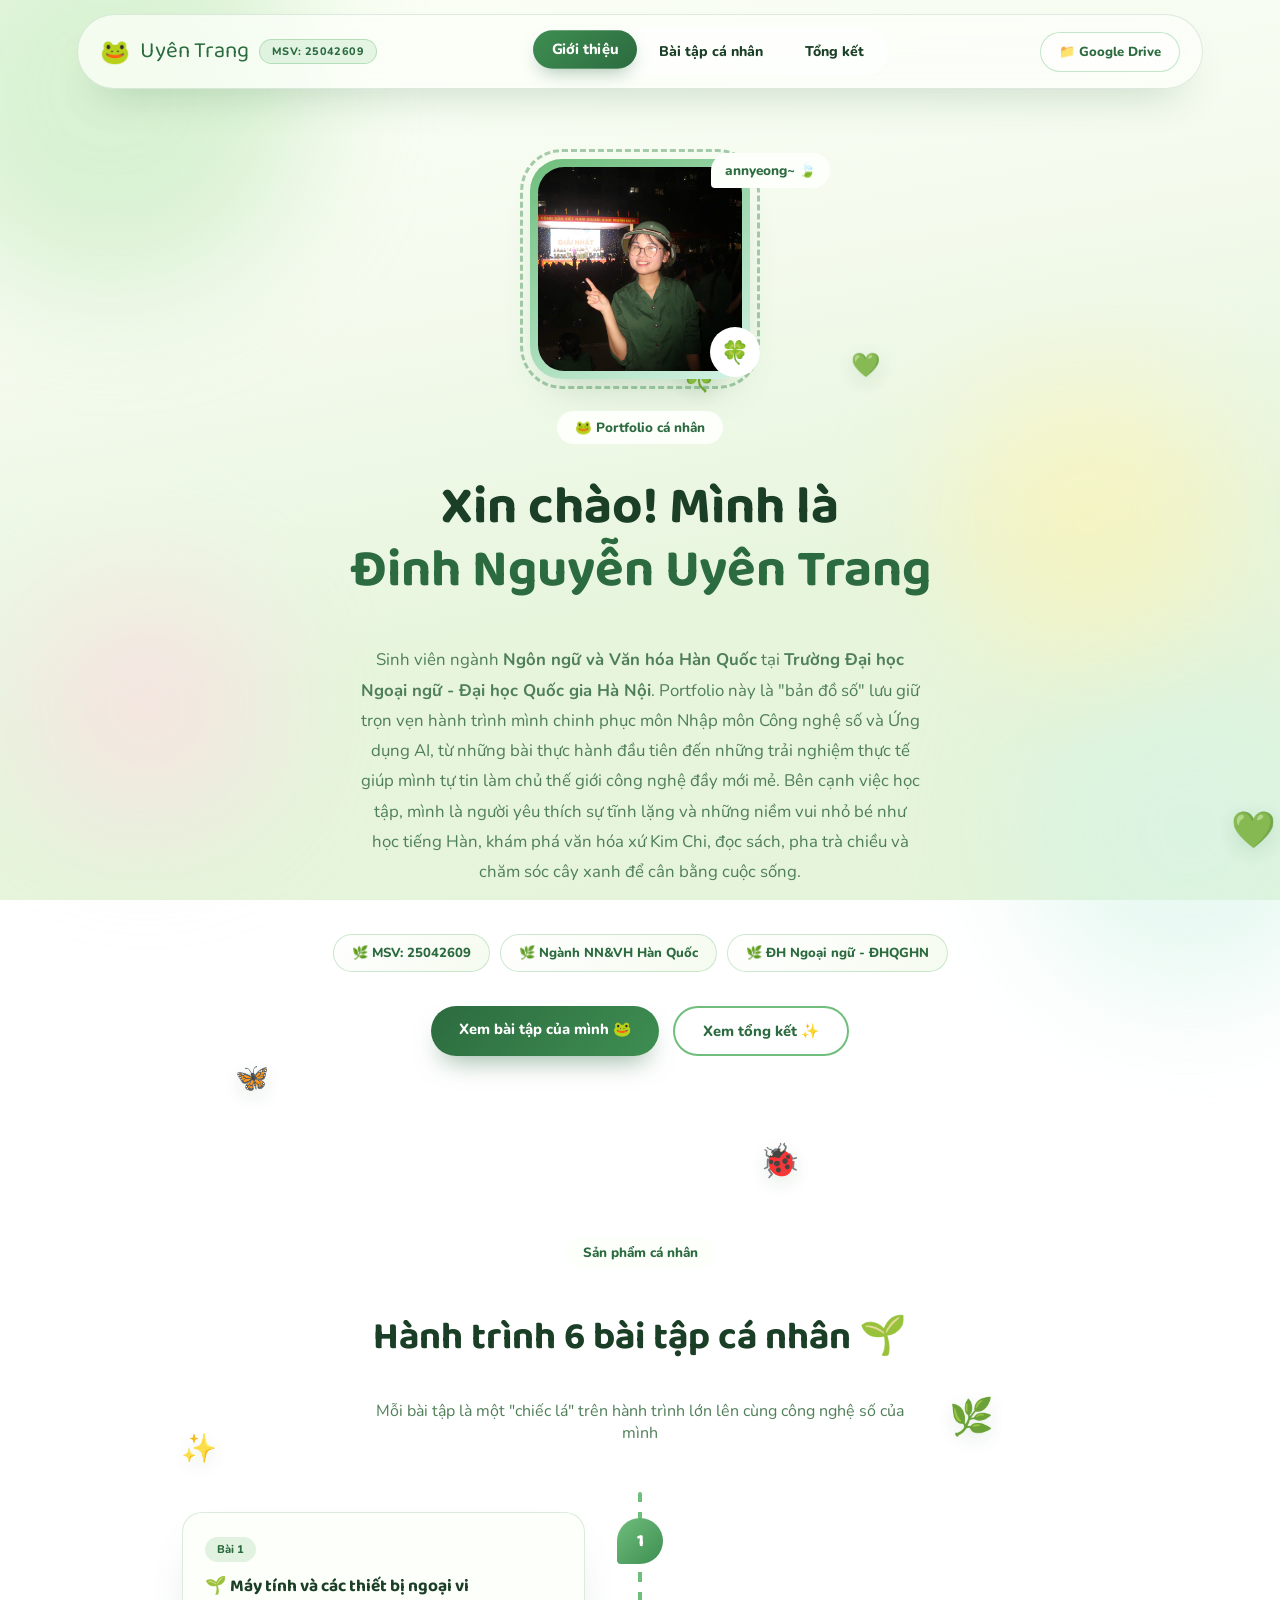
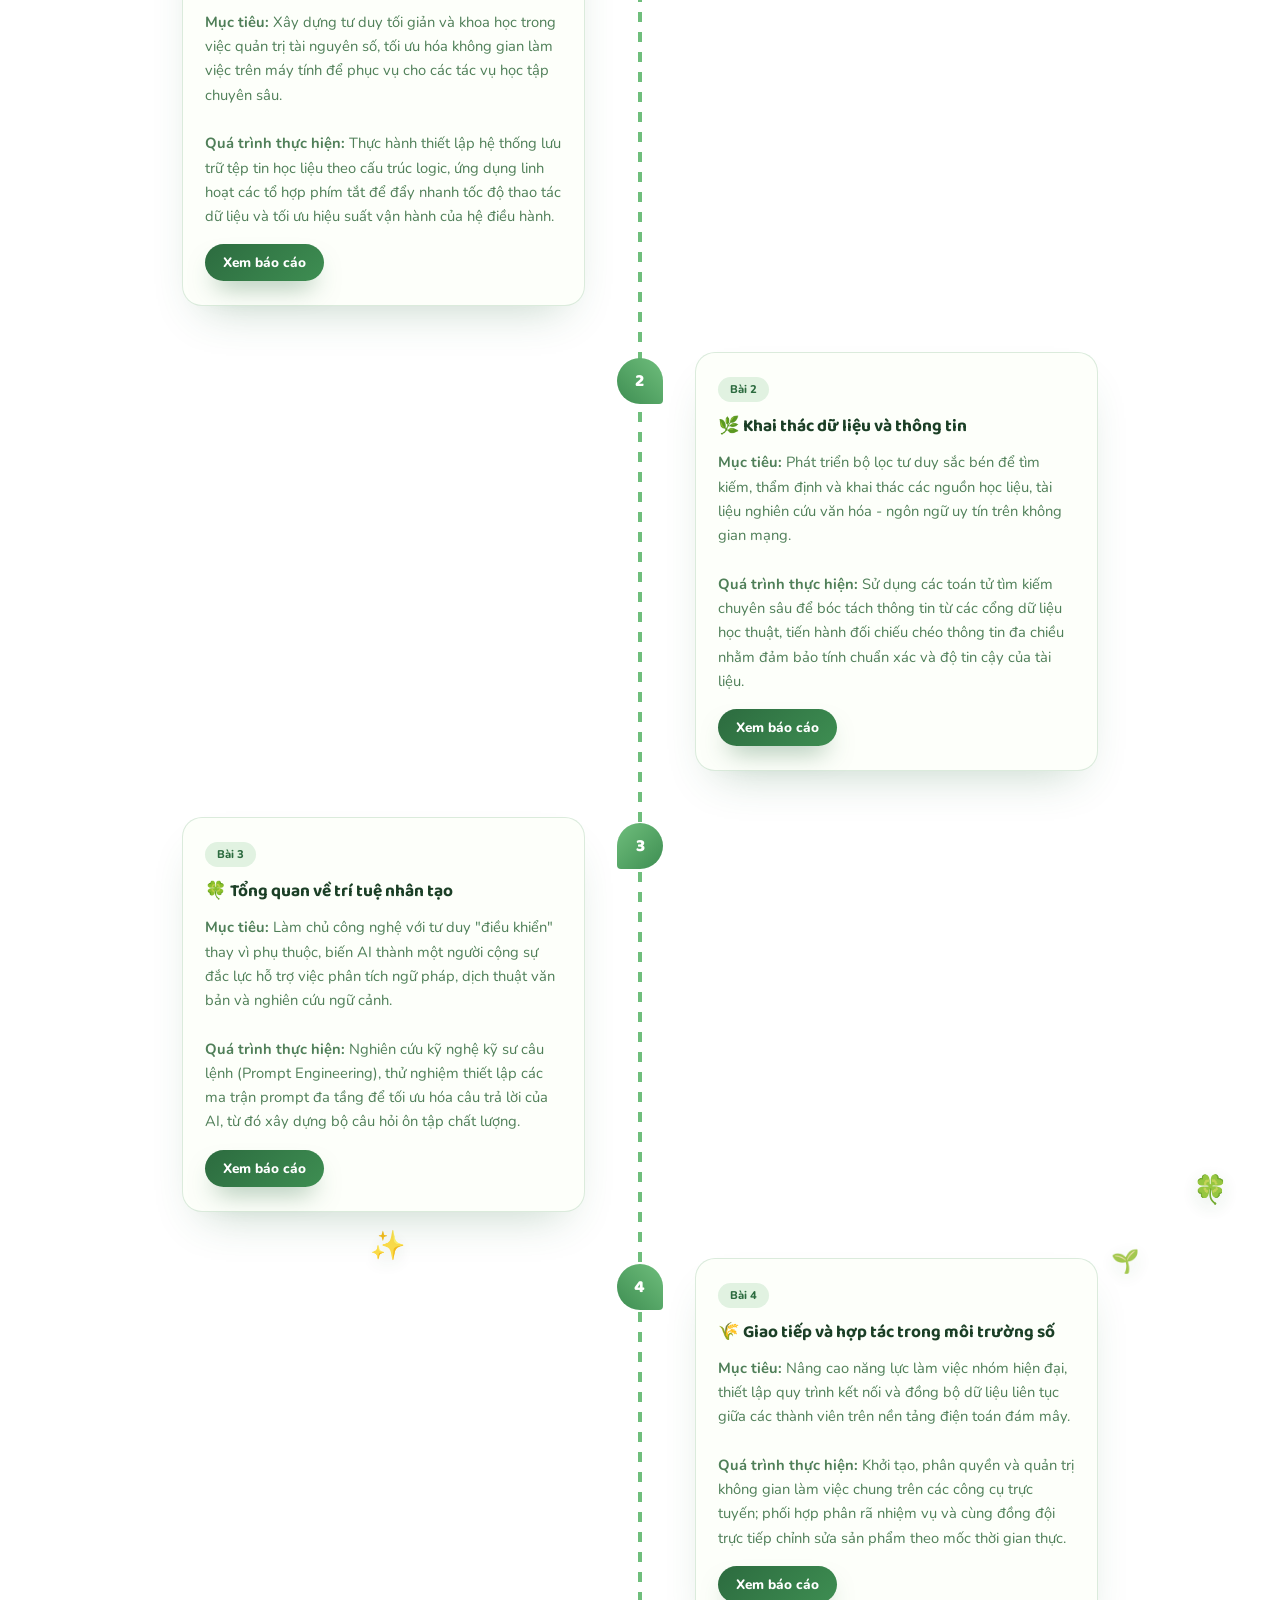
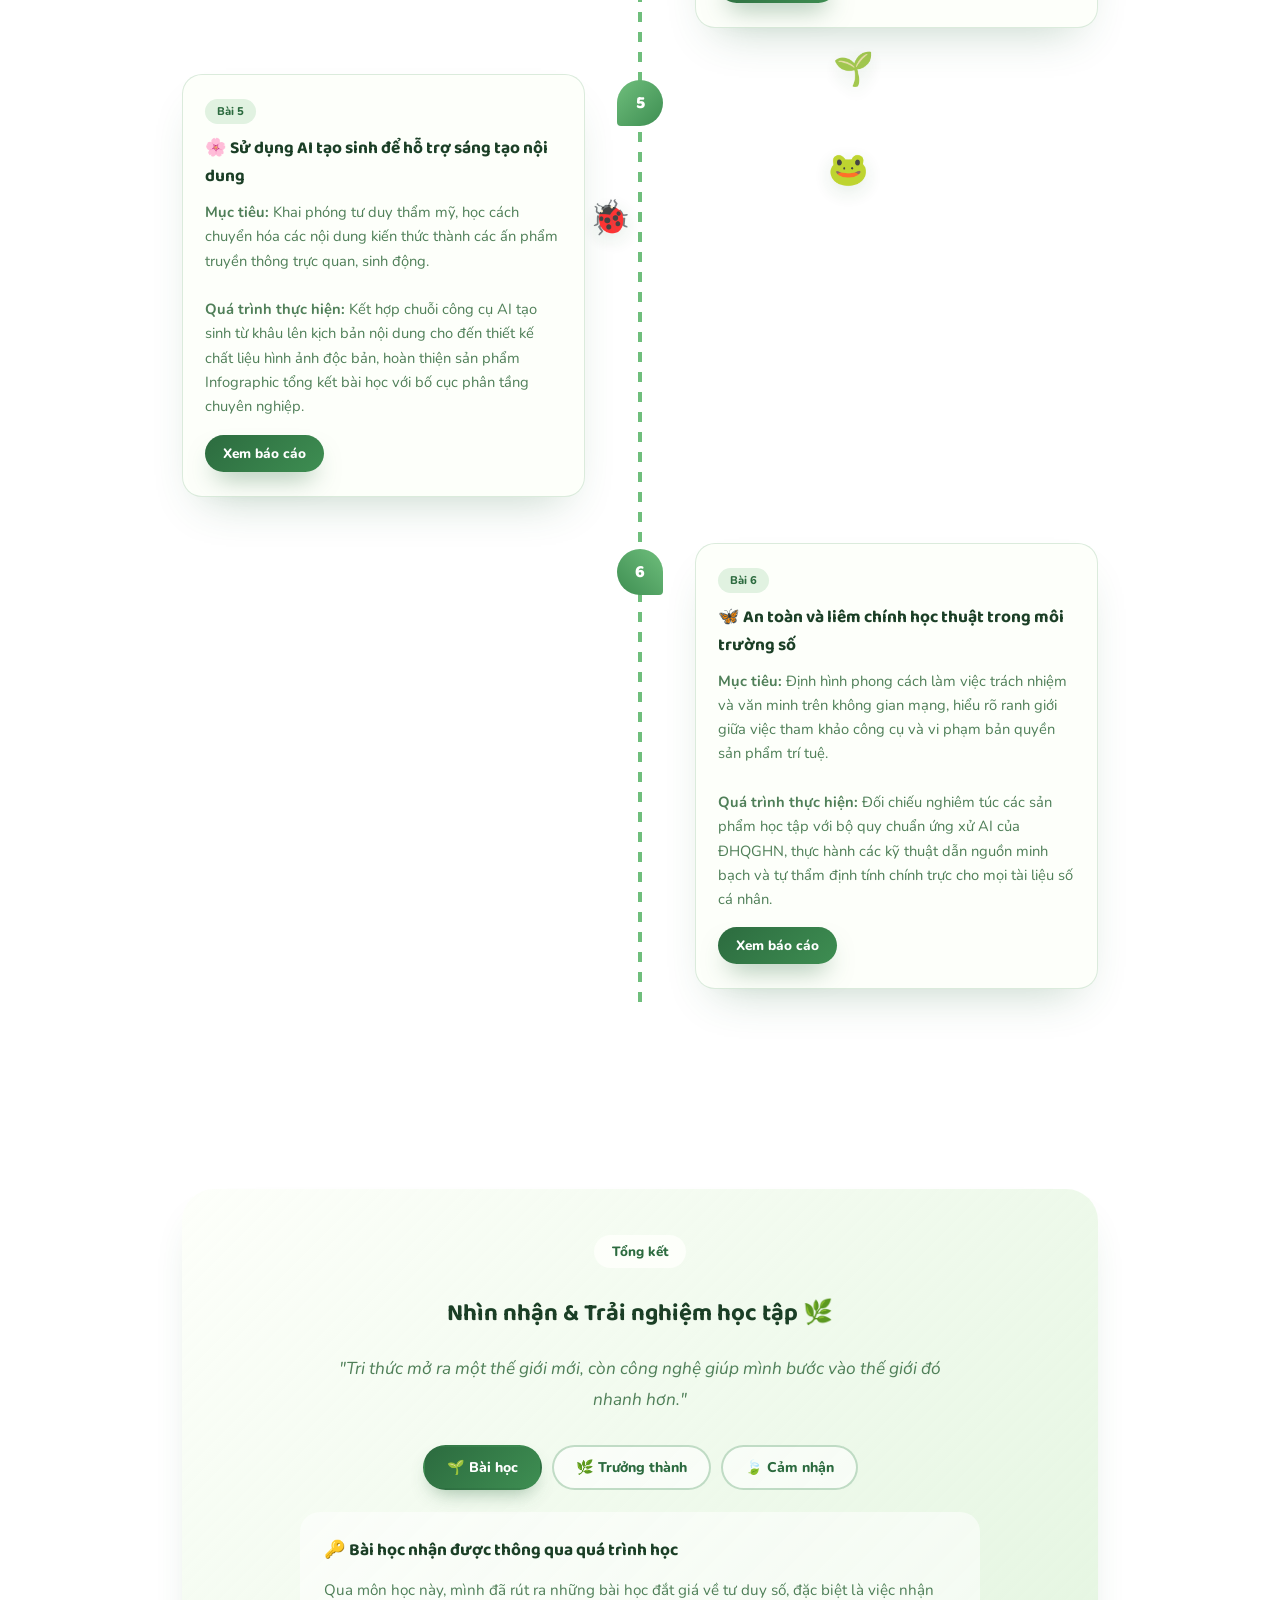
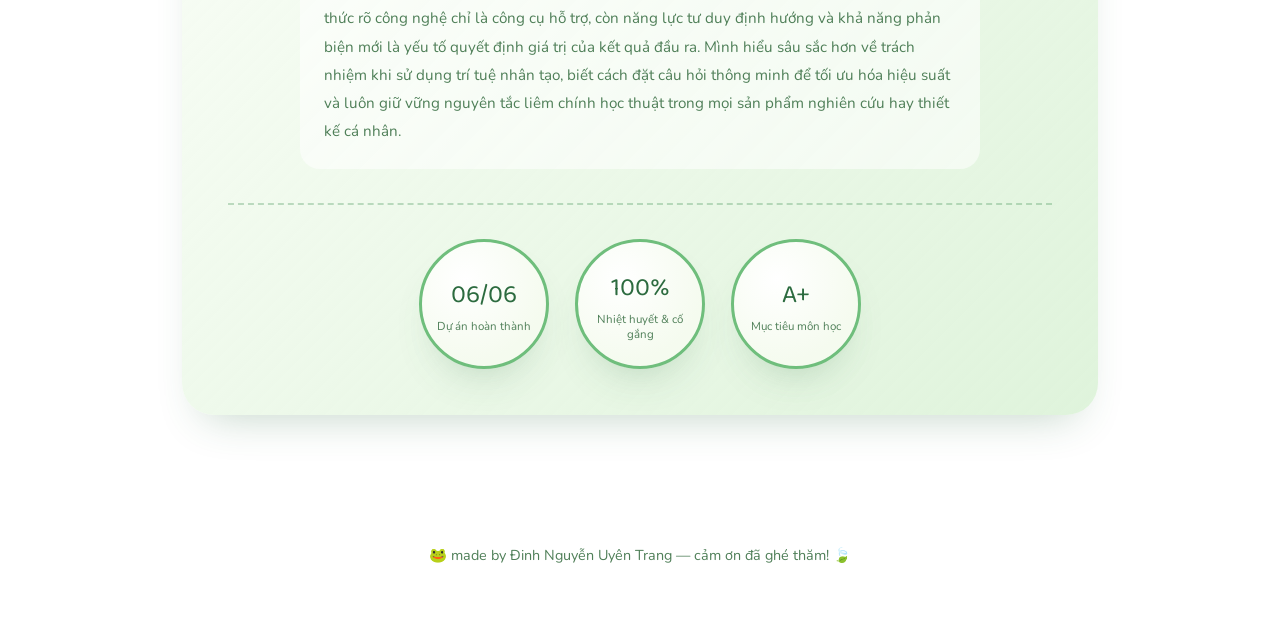
<file: index.html>
<!DOCTYPE html>
<html lang="vi">
<head>
<meta charset="UTF-8">
<meta name="viewport" content="width=device-width, initial-scale=1.0">
<title>Đinh Nguyễn Uyên Trang — Portfolio 🐸</title>
<link rel="preconnect" href="https://fonts.googleapis.com">
<link rel="preconnect" href="https://fonts.gstatic.com" crossorigin>
<link href="https://fonts.googleapis.com/css2?family=Baloo+2:wght@500;600;700;800&family=Nunito:wght@400;500;600;700;800;900&display=swap" rel="stylesheet">
<style>
  :root{
    --cream: #F5FBEF;
    --cream-deep: #E7F5DD;
    --leaf-light: #BFE8B8;
    --leaf: #6FBE7C;
    --fern: #3E8E52;
    --forest: #2C6B3F;
    --forest-ink: #1B3F26;
    --forest-soft: #4F7F58;
    --peach: #FFE3B8;
    --lemon: #FFF3AF;
    --sky-mint: #D3F3E6;
    --blossom: #FFD9E4;
    --white-soft: #FDFFFA;
    --shadow-soft: 0 22px 44px -22px rgba(44, 107, 63, 0.30);
    --radius-lg: 32px;
    --radius-sm: 20px;
  }
  *{ box-sizing: border-box; }
  html{ scroll-behavior: smooth; }
  @media (prefers-reduced-motion: reduce){
    html{ scroll-behavior: auto; }
    *{ animation-duration: 0.01ms !important; animation-iteration-count: 1 !important; transition-duration: 0.01ms !important; }
  }
  body{
    margin: 0;
    font-family: 'Nunito', sans-serif;
    color: var(--forest-ink);
    background: linear-gradient(170deg, #FBFFF6 0%, var(--cream) 30%, var(--cream-deep) 65%, #E4F4D9 100%);
    background-attachment: fixed;
    overflow-x: hidden;
    position: relative;
  }
  h1, h2, h3, .display{ font-family: 'Baloo 2', cursive; font-weight: 700; }
  a{ color: inherit; text-decoration: none; }

  .blob-wrap{ position: fixed; inset: 0; z-index: 0; pointer-events: none; will-change: transform; }
  .blob{ position: fixed; border-radius: 50%; filter: blur(60px); opacity: 0.55; z-index: 0; pointer-events: none; }
  .blob-1{ width: 400px; height: 400px; background: var(--leaf-light); top: -110px; left: -90px; animation: float1 17s ease-in-out infinite; }
  .blob-2{ width: 340px; height: 340px; background: var(--sky-mint); bottom: -100px; right: -80px; animation: float2 21s ease-in-out infinite; }
  .blob-3{ width: 280px; height: 280px; background: var(--lemon); top: 42%; right: 4%; animation: float3 19s ease-in-out infinite; }
  .blob-4{ width: 240px; height: 240px; background: var(--blossom); top: 65%; left: 2%; animation: float2 23s ease-in-out infinite; }
  @keyframes float1{ 0%,100%{ transform: translate(0,0) scale(1); } 50%{ transform: translate(-45px,55px) scale(1.12); } }
  @keyframes float2{ 0%,100%{ transform: translate(0,0) scale(1); } 50%{ transform: translate(45px,-35px) scale(1.15); } }
  @keyframes float3{ 0%,100%{ transform: translate(0,0) scale(1); } 50%{ transform: translate(-28px,-30px) scale(0.9); } }

  #sticker-layer{ position: fixed; inset: 0; pointer-events: none; z-index: 1; }
  .float-sticker{ position: absolute; font-size: 1.7rem; animation: bob 5.5s ease-in-out infinite; opacity: 0.9; will-change: transform; filter: drop-shadow(0 6px 10px rgba(44,107,63,0.15)); }
  @keyframes bob{ 0%,100%{ transform: translateY(0) rotate(-6deg); } 50%{ transform: translateY(-20px) rotate(8deg); } }

  #bubble-layer{ position: fixed; inset: 0; pointer-events: none; z-index: 1; overflow: hidden; }
  .rise-bubble{ position: absolute; bottom: -60px; border-radius: 50%; opacity: 0.5; animation: rise linear infinite; }
  @keyframes rise{
    0%{ transform: translateY(0) translateX(0) scale(1); opacity: 0; }
    10%{ opacity: 0.55; }
    90%{ opacity: 0.4; }
    100%{ transform: translateY(-115vh) translateX(30px) scale(1.15); opacity: 0; }
  }

  .cursor-glow{
    position: fixed; width: 20px; height: 20px; border-radius: 50%;
    background: radial-gradient(circle, rgba(255,255,255,0.95), var(--leaf-light) 55%, transparent 75%);
    pointer-events: none; z-index: 999; transform: translate(-50%,-50%);
    mix-blend-mode: multiply; opacity: 0; transition: opacity 0.3s ease;
  }

  nav{
    position: sticky; top: 14px; z-index: 50;
    display: flex; align-items: center; justify-content: space-between;
    padding: 12px 22px; margin: 14px 6vw 0;
    background: rgba(253, 255, 250, 0.75);
    backdrop-filter: blur(16px);
    border: 1px solid rgba(44,107,63,0.14);
    border-radius: 999px;
    box-shadow: var(--shadow-soft);
  }
  .logo-group{ display: flex; align-items: center; gap: 10px; }
  .logo-frog{ font-size: 1.5rem; animation: wiggle 3.5s ease-in-out infinite; }
  .logo{ font-family: 'Baloo 2', cursive; font-size: 1.4rem; color: var(--forest); line-height: 1; }
  .mssv-chip{
    font-size: 0.68rem; font-weight: 800; letter-spacing: 0.4px; color: var(--forest);
    background: rgba(111,190,124,0.16); border: 1px solid rgba(111,190,124,0.4);
    padding: 4px 12px; border-radius: 999px; white-space: nowrap;
  }
  .nav-links{ display: flex; gap: 6px; list-style: none; margin: 0; padding: 6px; background: rgba(255,255,255,0.55); border-radius: 999px; }
  .nav-links li a{
    display: inline-block; padding: 9px 18px; border-radius: 999px;
    font-weight: 800; font-size: 0.88rem; color: var(--forest-ink);
    transition: all 0.4s cubic-bezier(.3,1.4,.5,1);
  }
  .nav-links li a:hover, .nav-links li a.active{
    background: linear-gradient(135deg, var(--fern), var(--forest));
    color: #fff; box-shadow: 0 8px 18px -6px rgba(44,107,63,0.45); transform: translateY(-2px) scale(1.04);
  }
  .nav-actions{ display: flex; align-items: center; gap: 10px; }
  .nav-btn{
    display: inline-flex; align-items: center; gap: 6px;
    padding: 10px 18px; border-radius: 999px; font-weight: 800; font-size: 0.82rem;
    white-space: nowrap; cursor: pointer; border: none; font-family: 'Nunito', sans-serif;
    transition: transform 0.35s cubic-bezier(.3,1.4,.5,1);
  }
  .nav-btn-outline{ background: rgba(255,255,255,0.65); color: var(--forest); border: 1.5px solid rgba(111,190,124,0.4); }
  .nav-btn-outline:hover{ transform: translateY(-3px) rotate(-2deg); background: #fff; }
  .nav-btn-solid{ background: linear-gradient(135deg, var(--forest), var(--fern)); color: #fff; }
  .nav-btn-solid:hover{ transform: translateY(-3px) rotate(2deg); box-shadow: 0 12px 22px -8px rgba(44,107,63,0.45); }

  section{ position: relative; z-index: 2; padding: 90px 8vw; max-width: 1120px; margin: 0 auto; }

  .hero{ display: flex; flex-direction: column; align-items: center; text-align: center; padding-top: 70px; gap: 26px; }
  .avatar-wrap{ position: relative; margin-bottom: 6px; }
  .avatar-frame{
    width: 220px; height: 220px; border-radius: var(--radius-lg);
    background: linear-gradient(150deg, var(--leaf), var(--sky-mint));
    padding: 8px; box-shadow: var(--shadow-soft); position: relative;
    animation: frame-float 6s ease-in-out infinite;
  }
  @keyframes frame-float{ 0%,100%{ transform: translateY(0) rotate(-2deg); } 50%{ transform: translateY(-14px) rotate(2deg); } }
  .avatar-frame::before{
    content: ""; position: absolute; inset: -10px; border-radius: calc(var(--radius-lg) + 10px);
    border: 3px dashed rgba(62,142,82,0.45); animation: spin 28s linear infinite;
  }
  @keyframes spin{ to{ transform: rotate(360deg); } }
  .avatar-inner{
    width: 100%; height: 100%; border-radius: calc(var(--radius-lg) - 6px);
    background: linear-gradient(160deg, #EAFBE3, #D8F3CE);
    display: flex; align-items: center; justify-content: center;
    font-family: 'Baloo 2', cursive; color: var(--forest);
    font-size: 3.4rem; position: relative; overflow: hidden;
  }
  .leaf-ear{ position: absolute; top: -14px; width: 46px; height: 60px; background: var(--leaf); border-radius: 50% 50% 50% 4px; box-shadow: var(--shadow-soft); z-index: -1; }
  .leaf-ear.left{ left: -10px; transform: rotate(-25deg); }
  .leaf-ear.right{ right: -10px; transform: rotate(25deg) scaleX(-1); }
  .avatar-frame .sticker{
    position: absolute; bottom: 2px; right: -10px; background: #fff; border-radius: 50%;
    width: 50px; height: 50px; display: flex; align-items: center; justify-content: center;
    font-size: 1.4rem; box-shadow: var(--shadow-soft); animation: wiggle 3.5s ease-in-out infinite;
  }
  @keyframes wiggle{ 0%,100%{ transform: rotate(-10deg); } 50%{ transform: rotate(12deg); } }

  .speech-bubble{
    position: absolute; top: -6px; right: -80px; background: var(--white-soft);
    padding: 8px 14px; border-radius: 18px 18px 18px 4px; font-size: 0.85rem; font-weight: 800;
    color: var(--forest); box-shadow: var(--shadow-soft); animation: pop-bubble 3.6s ease-in-out infinite;
    white-space: nowrap;
  }
  @keyframes pop-bubble{ 0%,100%{ transform: translateY(0) scale(1); } 50%{ transform: translateY(-8px) scale(1.05); } }

  .eyebrow{
    display: inline-block; background: var(--white-soft); padding: 7px 18px; border-radius: 999px;
    font-weight: 800; font-size: 0.84rem; color: var(--forest); box-shadow: var(--shadow-soft); margin-bottom: 6px;
  }
  .hero h1{ font-size: clamp(2.3rem, 5vw, 3.3rem); line-height: 1.2; margin: 0; color: var(--forest-ink); }
  .hero h1 span{ color: var(--forest); position: relative; }
  .hero p{ font-size: 1.05rem; line-height: 1.8; max-width: 560px; color: var(--forest-soft); }
  .tag-chips{ display: flex; flex-wrap: wrap; gap: 10px; justify-content: center; margin-top: 4px; }
  .tag-chip{
    padding: 9px 18px; border-radius: 999px; font-weight: 800; font-size: 0.82rem;
    background: linear-gradient(135deg, #fff, var(--cream)); border: 1px solid rgba(111,190,124,0.35);
    color: var(--forest); box-shadow: var(--shadow-soft);
    transition: transform 0.3s cubic-bezier(.3,1.4,.5,1);
  }
  .tag-chip:hover{ transform: translateY(-4px) scale(1.05) rotate(-2deg); }
  .hero-cta{ margin-top: 8px; display: flex; gap: 14px; flex-wrap: wrap; justify-content: center; }
  .btn{
    padding: 13px 28px; border-radius: 999px; font-weight: 800; font-family: 'Nunito', sans-serif;
    cursor: pointer; border: none; font-size: 0.92rem; transition: transform 0.35s cubic-bezier(.3,1.4,.5,1), box-shadow 0.35s ease;
    display: inline-block;
  }
  .btn-primary{ background: linear-gradient(135deg, var(--forest), var(--fern)); color: #fff; box-shadow: 0 14px 26px -10px rgba(44,107,63,0.5); }
  .btn-primary:hover{ transform: translateY(-4px) scale(1.03) rotate(-1deg); }
  .btn-ghost{ background: rgba(255,255,255,0.65); color: var(--forest); border: 2px solid var(--leaf); }
  .btn-ghost:hover{ transform: translateY(-4px) rotate(1deg); background: #fff; }

  .section-head{ text-align: center; margin-bottom: 48px; }
  .section-head h2{ font-size: clamp(1.7rem, 4vw, 2.4rem); color: var(--forest-ink); }
  .section-head p{ max-width: 560px; margin: 10px auto 0; color: var(--forest-soft); font-size: 1.0rem; }

  .reveal{ opacity: 0; transform: translateY(40px) scale(0.97); transition: opacity 0.7s ease, transform 0.7s cubic-bezier(.2,.8,.3,1.15); }
  .reveal.in-view{ opacity: 1; transform: translateY(0) scale(1); }

  .grow-timeline{ position: relative; padding: 20px 0; }
  .stem-line{
    position: absolute; left: 50%; top: 0; bottom: 0; width: 4px; transform: translateX(-50%);
    background: repeating-linear-gradient(to bottom, var(--leaf) 0 10px, transparent 10px 20px);
    border-radius: 4px;
  }
  .grow-node{ position: relative; width: 100%; display: flex; margin-bottom: 46px; }
  .grow-node:last-child{ margin-bottom: 0; }
  .grow-node.left{ justify-content: flex-start; }
  .grow-node.right{ justify-content: flex-end; }
  .node-leaf{
    position: absolute; left: 50%; top: 6px; transform: translateX(-50%);
    width: 46px; height: 46px; border-radius: 50% 50% 50% 4px; z-index: 3;
    background: linear-gradient(135deg, var(--leaf), var(--fern));
    display: flex; align-items: center; justify-content: center;
    color: #fff; font-weight: 800; font-family: 'Baloo 2', cursive; font-size: 1.1rem;
    box-shadow: var(--shadow-soft); animation: leaf-sway 4s ease-in-out infinite;
  }
  .grow-node.right .node-leaf{ transform: translateX(-50%) scaleX(-1); }
  .grow-node.right .node-leaf span{ display:inline-block; transform: scaleX(-1); }
  @keyframes leaf-sway{ 0%,100%{ rotate: -6deg; } 50%{ rotate: 6deg; } }
  .node-card{
    width: 44%; background: var(--white-soft); border: 1px solid rgba(62,142,82,0.18);
    border-radius: var(--radius-sm); padding: 24px 22px; box-shadow: var(--shadow-soft);
    transition: transform 0.4s cubic-bezier(.2,.9,.3,1.3), box-shadow 0.4s ease;
  }
  .node-card:hover{ transform: translateY(-8px) scale(1.02); box-shadow: 0 30px 48px -18px rgba(44,107,63,0.4); }
  .node-card .tag{ font-size: 0.7rem; font-weight: 800; padding: 5px 12px; border-radius: 999px; background: rgba(111,190,124,0.2); color: var(--forest); display: inline-block; margin-bottom: 10px; }
  .node-card h3{ margin: 0 0 10px; color: var(--forest-ink); font-size: 1.08rem; }
  .node-card p{ font-size: 0.92rem; line-height: 1.65; color: var(--forest-soft); margin: 0 0 16px; }

  .summary-card{
    background: linear-gradient(135deg, rgba(253,255,250,0.92), rgba(191,232,184,0.5));
    border-radius: var(--radius-lg); padding: 46px; box-shadow: var(--shadow-soft); text-align: center; position: relative;
  }
  .summary-card h2{ text-align: center; }
  .summary-card p.quote{ max-width: 620px; margin: 14px auto 30px; line-height: 1.8; font-size: 1.08rem; font-style: italic; color: var(--forest-soft); font-family: 'Nunito', sans-serif; text-align: center; }
  .tab-switcher{ display: flex; justify-content: center; gap: 10px; flex-wrap: wrap; margin-bottom: 22px; }
  .tab-btn{
    padding: 11px 22px; border-radius: 999px; border: 2px solid rgba(62,142,82,0.3);
    background: rgba(255,255,255,0.6); color: var(--forest); font-weight: 800; font-size: 0.88rem;
    font-family: 'Nunito', sans-serif; cursor: pointer; transition: all 0.35s cubic-bezier(.3,1.4,.5,1);
  }
  .tab-btn:hover{ transform: translateY(-3px); background: #fff; }
  .tab-btn.active{ background: linear-gradient(135deg, var(--forest), var(--fern)); color: #fff; border-color: transparent; box-shadow: 0 10px 20px -8px rgba(44,107,63,0.45); }
  .tab-panels{ text-align: left; max-width: 680px; margin: 0 auto; min-height: 140px; }
  .tab-panel{ display: none; background: rgba(255,255,255,0.55); border-radius: var(--radius-sm); padding: 24px; }
  .tab-panel.active{ display: block; animation: panel-in 0.5s cubic-bezier(.2,.8,.3,1.15); }
  @keyframes panel-in{ from{ opacity: 0; transform: translateY(12px); } to{ opacity: 1; transform: translateY(0); } }
  .tab-panel h3{ margin: 0 0 12px; font-size: 1.08rem; color: var(--forest-ink); display: flex; align-items: center; gap: 8px; }
  .tab-panel p{ font-size: 0.95rem; line-height: 1.85; color: var(--forest-soft); margin: 0; }
  .summary-divider{ border: none; border-top: 2px dashed rgba(62,142,82,0.3); margin: 34px 0; }
  .badge-row{ display: flex; justify-content: center; gap: 26px; flex-wrap: wrap; }
  .badge-circle{
    width: 130px; height: 130px; border-radius: 50%; display: flex; flex-direction: column;
    align-items: center; justify-content: center; gap: 4px;
    background: radial-gradient(circle at 35% 30%, #fff, var(--cream) 70%);
    border: 3px solid var(--leaf); box-shadow: var(--shadow-soft);
    transition: transform 0.4s cubic-bezier(.2,.9,.3,1.3);
  }
  .badge-circle:hover{ transform: translateY(-6px) rotate(-3deg) scale(1.05); }
  .badge-circle .num{ font-family: 'Baloo 2', cursive; font-size: 1.6rem; color: var(--forest); }
  .badge-circle .label{ font-size: 0.72rem; color: var(--forest-soft); text-align: center; padding: 0 10px; line-height: 1.3; }

  footer{ position: relative; z-index: 2; text-align: center; padding: 40px 6vw 60px; color: var(--forest-soft); font-size: 0.9rem; }
  footer .frog{ display: inline-block; }

  @media (max-width: 760px){
    nav{ flex-direction: column; gap: 12px; padding: 14px 5vw; margin: 10px 4vw 0; }
    .nav-links{ flex-wrap: wrap; justify-content: center; }
    .stem-line{ left: 22px; }
    .node-leaf{ left: 22px; top: 6px; transform: translateX(-50%); }
    .grow-node.right .node-leaf{ transform: translateX(-50%) scaleX(-1); }
    .grow-node.left, .grow-node.right{ justify-content: flex-end; padding-left: 52px; }
    .node-card{ width: 100%; }
  }
</style>
</head>
<body>

<div class="blob-wrap" id="blobWrap1"><div class="blob blob-1"></div></div>
<div class="blob-wrap" id="blobWrap2"><div class="blob blob-2"></div></div>
<div class="blob-wrap" id="blobWrap3"><div class="blob blob-3"></div></div>
<div class="blob-wrap" id="blobWrap4"><div class="blob blob-4"></div></div>
<div id="sticker-layer"></div>
<div id="bubble-layer"></div>
<div class="cursor-glow" id="cursorGlow"></div>

<nav>
  <div class="logo-group">
    <span class="logo-frog">🐸</span>
    <div class="logo">Uyên Trang</div>
    <span class="mssv-chip">MSV: 25042609</span>
  </div>
  <ul class="nav-links">
    <li><a href="#gioi-thieu" class="nav-link">Giới thiệu</a></li>
    <li><a href="#bai-tap" class="nav-link">Bài tập cá nhân</a></li>
    <li><a href="#tong-ket" class="nav-link">Tổng kết</a></li>
  </ul>
  <div class="nav-actions">
    <a href="https://drive.google.com/drive/folders/1N5RbHu5Y_G83ifOPNbpjarvCax185Xni?usp=drive_link" class="nav-btn nav-btn-outline">📁 Google Drive</a>

  </div>
</nav>

<section class="hero" id="gioi-thieu">
    <div class="avatar-wrap reveal">
        <div class="avatar-frame">
            <span class="ear left"></span>
            <span class="ear right"></span>
            <div class="avatar-inner">
             <img src="uyentrang.jpg" alt="Avatar" style="width: 100% !important; height: 100% !important; object-fit: cover !important;">
            </div>
      <div class="sticker">🍀</div>
      <div class="speech-bubble">annyeong~ 🍃</div>
    </div>
  </div>
  <span class="eyebrow reveal">🐸 Portfolio cá nhân</span>
  <h1 class="reveal">Xin chào! Mình là<br><span>Đinh Nguyễn Uyên Trang</span></h1>
  <p class="reveal">Sinh viên ngành <b>Ngôn ngữ và Văn hóa Hàn Quốc</b> tại <b>Trường Đại học Ngoại ngữ - Đại học Quốc gia Hà Nội</b>. Portfolio này là "bản đồ số" lưu giữ trọn vẹn hành trình mình chinh phục môn Nhập môn Công nghệ số và Ứng dụng AI, từ những bài thực hành đầu tiên đến những trải nghiệm thực tế giúp mình tự tin làm chủ thế giới công nghệ đầy mới mẻ. Bên cạnh việc học tập, mình là người yêu thích sự tĩnh lặng và những niềm vui nhỏ bé như học tiếng Hàn, khám phá văn hóa xứ Kim Chi, đọc sách, pha trà chiều và chăm sóc cây xanh để cân bằng cuộc sống.</p>
  <div class="tag-chips reveal">
    <span class="tag-chip">🌿 MSV: 25042609</span>
    <span class="tag-chip">🌿 Ngành NN&amp;VH Hàn Quốc</span>
    <span class="tag-chip">🌿 ĐH Ngoại ngữ - ĐHQGHN</span>
  </div>
  <div class="hero-cta reveal">
    <a href="#bai-tap" class="btn btn-primary">Xem bài tập của mình 🐸</a>
    <a href="#tong-ket" class="btn btn-ghost">Xem tổng kết ✨</a>
  </div>
</section>

<section id="bai-tap">
  <div class="section-head reveal">
    <span class="eyebrow">Sản phẩm cá nhân</span>
    <h2>Hành trình 6 bài tập cá nhân 🌱</h2>
    <p>Mỗi bài tập là một "chiếc lá" trên hành trình lớn lên cùng công nghệ số của mình</p>
  </div>
  <div class="grow-timeline">
    <div class="stem-line"></div>

    <div class="grow-node left reveal">
      <div class="node-leaf"><span>1</span></div>
      <div class="node-card">
        <span class="tag">Bài 1</span>
        <h3>🌱 Máy tính và các thiết bị ngoại vi</h3>
        <p><b>Mục tiêu:</b> Xây dựng tư duy tối giản và khoa học trong việc quản trị tài nguyên số, tối ưu hóa không gian làm việc trên máy tính để phục vụ cho các tác vụ học tập chuyên sâu.<br><br><b>Quá trình thực hiện:</b> Thực hành thiết lập hệ thống lưu trữ tệp tin học liệu theo cấu trúc logic, ứng dụng linh hoạt các tổ hợp phím tắt để đẩy nhanh tốc độ thao tác dữ liệu và tối ưu hiệu suất vận hành của hệ điều hành.</p>
        <a href="https://drive.google.com/drive/folders/10VpsW5UV8lrHK3mOrfbv4s2Fl71JFLfL?usp=drive_link" target="_blank" rel="noopener" class="btn btn-primary" style="padding:9px 18px; font-size:0.85rem;">Xem báo cáo</a>
      </div>
    </div>

    <div class="grow-node right reveal">
      <div class="node-leaf"><span>2</span></div>
      <div class="node-card">
        <span class="tag">Bài 2</span>
        <h3>🌿 Khai thác dữ liệu và thông tin</h3>
        <p><b>Mục tiêu:</b> Phát triển bộ lọc tư duy sắc bén để tìm kiếm, thẩm định và khai thác các nguồn học liệu, tài liệu nghiên cứu văn hóa - ngôn ngữ uy tín trên không gian mạng.<br><br><b>Quá trình thực hiện:</b> Sử dụng các toán tử tìm kiếm chuyên sâu để bóc tách thông tin từ các cổng dữ liệu học thuật, tiến hành đối chiếu chéo thông tin đa chiều nhằm đảm bảo tính chuẩn xác và độ tin cậy của tài liệu.</p>
        <a href="https://docs.google.com/document/d/1gRvtVInpoXayDjpGKa72rh8S9YwwCM01bZ5sk44zEQ0/edit?tab=t.0" target="_blank" rel="noopener" class="btn btn-primary" style="padding:9px 18px; font-size:0.85rem;">Xem báo cáo</a>
      </div>
    </div>

    <div class="grow-node left reveal">
      <div class="node-leaf"><span>3</span></div>
      <div class="node-card">
        <span class="tag">Bài 3</span>
        <h3>🍀 Tổng quan về trí tuệ nhân tạo</h3>
        <p><b>Mục tiêu:</b> Làm chủ công nghệ với tư duy "điều khiển" thay vì phụ thuộc, biến AI thành một người cộng sự đắc lực hỗ trợ việc phân tích ngữ pháp, dịch thuật văn bản và nghiên cứu ngữ cảnh.<br><br><b>Quá trình thực hiện:</b> Nghiên cứu kỹ nghệ kỹ sư câu lệnh (Prompt Engineering), thử nghiệm thiết lập các ma trận prompt đa tầng để tối ưu hóa câu trả lời của AI, từ đó xây dựng bộ câu hỏi ôn tập chất lượng.</p>
        <a href="https://docs.google.com/document/d/1SvFIetYGxIrFt7iCy-cgI6SkvXp-SKqjNDFsIKQynzo/edit?usp=sharing" target="_blank" rel="noopener" class="btn btn-primary" style="padding:9px 18px; font-size:0.85rem;">Xem báo cáo</a>
      </div>
    </div>

    <div class="grow-node right reveal">
      <div class="node-leaf"><span>4</span></div>
      <div class="node-card">
        <span class="tag">Bài 4</span>
        <h3>🌾 Giao tiếp và hợp tác trong môi trường số</h3>
        <p><b>Mục tiêu:</b> Nâng cao năng lực làm việc nhóm hiện đại, thiết lập quy trình kết nối và đồng bộ dữ liệu liên tục giữa các thành viên trên nền tảng điện toán đám mây.<br><br><b>Quá trình thực hiện:</b> Khởi tạo, phân quyền và quản trị không gian làm việc chung trên các công cụ trực tuyến; phối hợp phân rã nhiệm vụ và cùng đồng đội trực tiếp chỉnh sửa sản phẩm theo mốc thời gian thực.</p>
        <a href="https://docs.google.com/document/d/1tfjUMn5_CYDzxPPN_tUaJdvgu50rFglOUanHY-zgpY0/edit?tab=t.0#heading=h.qlpt26cb3na1" target="_blank" rel="noopener" class="btn btn-primary" style="padding:9px 18px; font-size:0.85rem;">Xem báo cáo</a>
      </div>
    </div>

    <div class="grow-node left reveal">
      <div class="node-leaf"><span>5</span></div>
      <div class="node-card">
        <span class="tag">Bài 5</span>
        <h3>🌸 Sử dụng AI tạo sinh để hỗ trợ sáng tạo nội dung</h3>
        <p><b>Mục tiêu:</b> Khai phóng tư duy thẩm mỹ, học cách chuyển hóa các nội dung kiến thức thành các ấn phẩm truyền thông trực quan, sinh động.<br><br><b>Quá trình thực hiện:</b> Kết hợp chuỗi công cụ AI tạo sinh từ khâu lên kịch bản nội dung cho đến thiết kế chất liệu hình ảnh độc bản, hoàn thiện sản phẩm Infographic tổng kết bài học với bố cục phân tầng chuyên nghiệp.</p>
        <a href="https://docs.google.com/document/d/1YSMfSc9E6gQ0FfAKeGMM_xzNNzDAVU3ArQBrk_GI6FY/edit?usp=sharing" target="_blank" rel="noopener" class="btn btn-primary" style="padding:9px 18px; font-size:0.85rem;">Xem báo cáo</a>
      </div>
    </div>

    <div class="grow-node right reveal">
      <div class="node-leaf"><span>6</span></div>
      <div class="node-card">
        <span class="tag">Bài 6</span>
        <h3>🦋 An toàn và liêm chính học thuật trong môi trường số</h3>
        <p><b>Mục tiêu:</b> Định hình phong cách làm việc trách nhiệm và văn minh trên không gian mạng, hiểu rõ ranh giới giữa việc tham khảo công cụ và vi phạm bản quyền sản phẩm trí tuệ.<br><br><b>Quá trình thực hiện:</b> Đối chiếu nghiêm túc các sản phẩm học tập với bộ quy chuẩn ứng xử AI của ĐHQGHN, thực hành các kỹ thuật dẫn nguồn minh bạch và tự thẩm định tính chính trực cho mọi tài liệu số cá nhân.</p>
        <a href="https://docs.google.com/document/d/1gCLL71eZRm3qMbcdYeprz-yUFh_v9SwvG3Xn8eBq6e8/edit?usp=sharing" target="_blank" rel="noopener" class="btn btn-primary" style="padding:9px 18px; font-size:0.85rem;">Xem báo cáo</a>
      </div>
    </div>

  </div>
</section>

<section id="tong-ket">
  <div class="summary-card reveal">
    <span class="eyebrow">Tổng kết</span>
    <h2>Nhìn nhận &amp; Trải nghiệm học tập 🌿</h2>
    <p class="quote">"Tri thức mở ra một thế giới mới, còn công nghệ giúp mình bước vào thế giới đó nhanh hơn."</p>

    <div class="tab-switcher">
      <button class="tab-btn active" data-tab="baihoc">🌱 Bài học</button>
      <button class="tab-btn" data-tab="truongthanh">🌿 Trưởng thành</button>
      <button class="tab-btn" data-tab="camnhan">🍃 Cảm nhận</button>
    </div>

    <div class="tab-panels">
      <div class="tab-panel active" id="panel-baihoc">
        <h3>🔑 Bài học nhận được thông qua quá trình học</h3>
        <p>Qua môn học này, mình đã rút ra những bài học đắt giá về tư duy số, đặc biệt là việc nhận thức rõ công nghệ chỉ là công cụ hỗ trợ, còn năng lực tư duy định hướng và khả năng phản biện mới là yếu tố quyết định giá trị của kết quả đầu ra. Mình hiểu sâu sắc hơn về trách nhiệm khi sử dụng trí tuệ nhân tạo, biết cách đặt câu hỏi thông minh để tối ưu hóa hiệu suất và luôn giữ vững nguyên tắc liêm chính học thuật trong mọi sản phẩm nghiên cứu hay thiết kế cá nhân.</p>
      </div>
      <div class="tab-panel" id="panel-truongthanh">
        <h3>🌱 Sự trưởng thành</h3>
        <p>Hành trình này đã đánh dấu bước chuyển mình rõ rệt trong kỹ năng và thái độ làm việc của mình, từ những bỡ ngỡ ban đầu khi làm quen với các thao tác kỹ thuật cơ bản cho đến việc tự tin vận hành các hệ thống quản trị dữ liệu phức tạp. Mình đã rèn luyện được phong cách làm việc nhóm chuyên nghiệp, biết cách kết hợp nhịp nhàng giữa kỹ năng ngoại ngữ chuyên ngành với sự trợ giúp từ AI, qua đó không chỉ nâng cao hiệu suất học tập mà còn tự tin hơn rất nhiều khi ứng dụng các giải pháp số vào những tình huống thực tế.</p>
      </div>
      <div class="tab-panel" id="panel-camnhan">
        <h3>💚 Cảm nghĩ sau khi thực hiện Portfolio</h3>
        <p>Nhìn lại hành trình gói gọn trong chiếc portfolio này, mình cảm thấy vô cùng tự hào và hạnh phúc. Đối với mình, Portfolio này đóng vai trò như một kho lưu trữ số bài bản, nơi mình hệ thống hóa toàn bộ các bài tập thực hành và sản phẩm công nghệ đã thực hiện, giúp mình nhìn lại chặng đường tiến bộ qua từng giai đoạn, đồng thời gìn giữ được những trải nghiệm quý giá và những kỷ niệm đáng nhớ trong suốt khoảng thời gian học tập, cộng tác cùng thầy cô và bạn bè dưới mái trường ĐHQGHN.</p>
      </div>
    </div>

    <hr class="summary-divider">

    <div class="badge-row">
      <div class="badge-circle reveal"><span class="num">06/06</span><span class="label">Dự án hoàn thành</span></div>
      <div class="badge-circle reveal"><span class="num">100%</span><span class="label">Nhiệt huyết &amp; cố gắng</span></div>
      <div class="badge-circle reveal"><span class="num">A+</span><span class="label">Mục tiêu môn học</span></div>
    </div>
  </div>
</section>

<footer>
  <span class="frog">🐸</span> made by Đinh Nguyễn Uyên Trang — cảm ơn đã ghé thăm! <span class="frog">🍃</span>
</footer>

<script>
  const stickerEmojis = ['🐸','🍀','🌿','🌱','🦋','🐞','💚','✨'];
  const layer = document.getElementById('sticker-layer');
  const stickers = [];
  for(let i=0;i<16;i++){
    const el = document.createElement('div');
    el.className = 'float-sticker';
    el.textContent = stickerEmojis[i % stickerEmojis.length];
    const left = Math.random()*100;
    const top = Math.random()*400;
    el.style.left = left + 'vw';
    el.style.top = top + 'vh';
    el.style.animationDelay = (Math.random()*4) + 's';
    el.style.animationDuration = (4 + Math.random()*3) + 's';
    el.style.fontSize = (1.2 + Math.random()*1.3) + 'rem';
    layer.appendChild(el);
    stickers.push({ el, speed: 0.05 + Math.random()*0.15 });
  }
  window.addEventListener('scroll', () => {
    const y = window.scrollY;
    stickers.forEach(s => {
      s.el.style.transform = `translateY(${-y * s.speed}px)`;
    });
  }, { passive: true });

  const bubbleColors = ['rgba(191,232,184,0.55)','rgba(211,243,230,0.55)','rgba(255,243,175,0.55)','rgba(255,227,184,0.55)','rgba(255,217,228,0.55)'];
  const bubbleLayer = document.getElementById('bubble-layer');
  for(let i=0;i<18;i++){
    const b = document.createElement('div');
    b.className = 'rise-bubble';
    const size = 10 + Math.random()*26;
    b.style.width = size + 'px';
    b.style.height = size + 'px';
    b.style.left = (Math.random()*100) + 'vw';
    b.style.background = bubbleColors[i % bubbleColors.length];
    b.style.animationDuration = (10 + Math.random()*12) + 's';
    b.style.animationDelay = (Math.random()*14) + 's';
    bubbleLayer.appendChild(b);
  }

  const blobIds = ['blobWrap1','blobWrap2','blobWrap3','blobWrap4'];
  const blobState = blobIds.map((id, i) => ({ el: document.getElementById(id), scrollFactor: 0.05 + i * 0.025, mouseDepth: (i + 1) * 10, lastMouse: { x: 0, y: 0 } }));
  function updateBlobs(){
    blobState.forEach(s => {
      const sy = -window.scrollY * s.scrollFactor;
      const mx = s.lastMouse.x * s.mouseDepth;
      const my = s.lastMouse.y * s.mouseDepth;
      s.el.style.transform = `translate(${mx}px, ${sy + my}px)`;
    });
  }
  updateBlobs();
  window.addEventListener('scroll', updateBlobs, { passive: true });
  window.addEventListener('mousemove', (e) => {
    const cx = e.clientX / window.innerWidth - 0.5;
    const cy = e.clientY / window.innerHeight - 0.5;
    blobState.forEach(s => { s.lastMouse = { x: cx, y: cy }; });
    updateBlobs();
  });

  function addTilt(el, strength = 8){
    el.addEventListener('mousemove', (e) => {
      const rect = el.getBoundingClientRect();
      const px = (e.clientX - rect.left) / rect.width - 0.5;
      const py = (e.clientY - rect.top) / rect.height - 0.5;
      el.style.transform = `perspective(700px) rotateY(${px * strength}deg) rotateX(${-py * strength}deg) translateY(-4px)`;
    });
    el.addEventListener('mouseleave', () => {
      el.style.transform = '';
    });
  }
  document.querySelectorAll('.node-card, .tag-chip, .badge-circle').forEach(el => addTilt(el, 6));

  const glow = document.getElementById('cursorGlow');
  window.addEventListener('mousemove', (e) => {
    glow.style.left = e.clientX + 'px';
    glow.style.top = e.clientY + 'px';
    glow.style.opacity = 1;
  });
  window.addEventListener('mouseleave', () => { glow.style.opacity = 0; });

  document.addEventListener('click', (e) => {
    const burstEmojis = ['🐸','🍀','✨','🌿'];
    for(let i=0;i<5;i++){
      const b = document.createElement('div');
      b.className = 'float-sticker';
      b.textContent = burstEmojis[Math.floor(Math.random()*burstEmojis.length)];
      b.style.left = (e.clientX + Math.random()*40-20) + 'px';
      b.style.top = (e.clientY + Math.random()*40-20) + 'px';
      b.style.position = 'fixed';
      b.style.fontSize = '1rem';
      b.style.animationDuration = '1s';
      layer.appendChild(b);
      setTimeout(()=>b.remove(), 1200);
    }
  });

  document.querySelectorAll('.tab-btn').forEach(btn => {
    btn.addEventListener('click', () => {
      document.querySelectorAll('.tab-btn').forEach(b => b.classList.remove('active'));
      document.querySelectorAll('.tab-panel').forEach(p => p.classList.remove('active'));
      btn.classList.add('active');
      document.getElementById('panel-' + btn.dataset.tab).classList.add('active');
    });
  });

  const reveals = document.querySelectorAll('.reveal');
  reveals.forEach((el, i) => {
    el.style.transitionDelay = (i % 6) * 0.08 + 's';
  });
  const io = new IntersectionObserver((entries)=>{
    entries.forEach(entry=>{
      if(entry.isIntersecting){
        entry.target.classList.add('in-view');
        io.unobserve(entry.target);
      }
    });
  }, { threshold: 0.15 });
  reveals.forEach(el=>io.observe(el));

  const navLinks = document.querySelectorAll('.nav-link');
  document.querySelectorAll('a[href^="#"]').forEach(link=>{
    link.addEventListener('click', (e)=>{
      const target = document.querySelector(link.getAttribute('href'));
      if(target){ e.preventDefault(); target.scrollIntoView({ behavior: 'smooth', block: 'start' }); }
    });
  });

  const sections = document.querySelectorAll('section[id]');
  const navIo = new IntersectionObserver((entries)=>{
    entries.forEach(entry=>{
      if(entry.isIntersecting){
        const id = entry.target.getAttribute('id');
        navLinks.forEach(l=>{ l.classList.toggle('active', l.getAttribute('href') === '#' + id); });
      }
    });
  }, { threshold: 0.4 });
  sections.forEach(s=>navIo.observe(s));
</script>
</body>
</html>
</file>
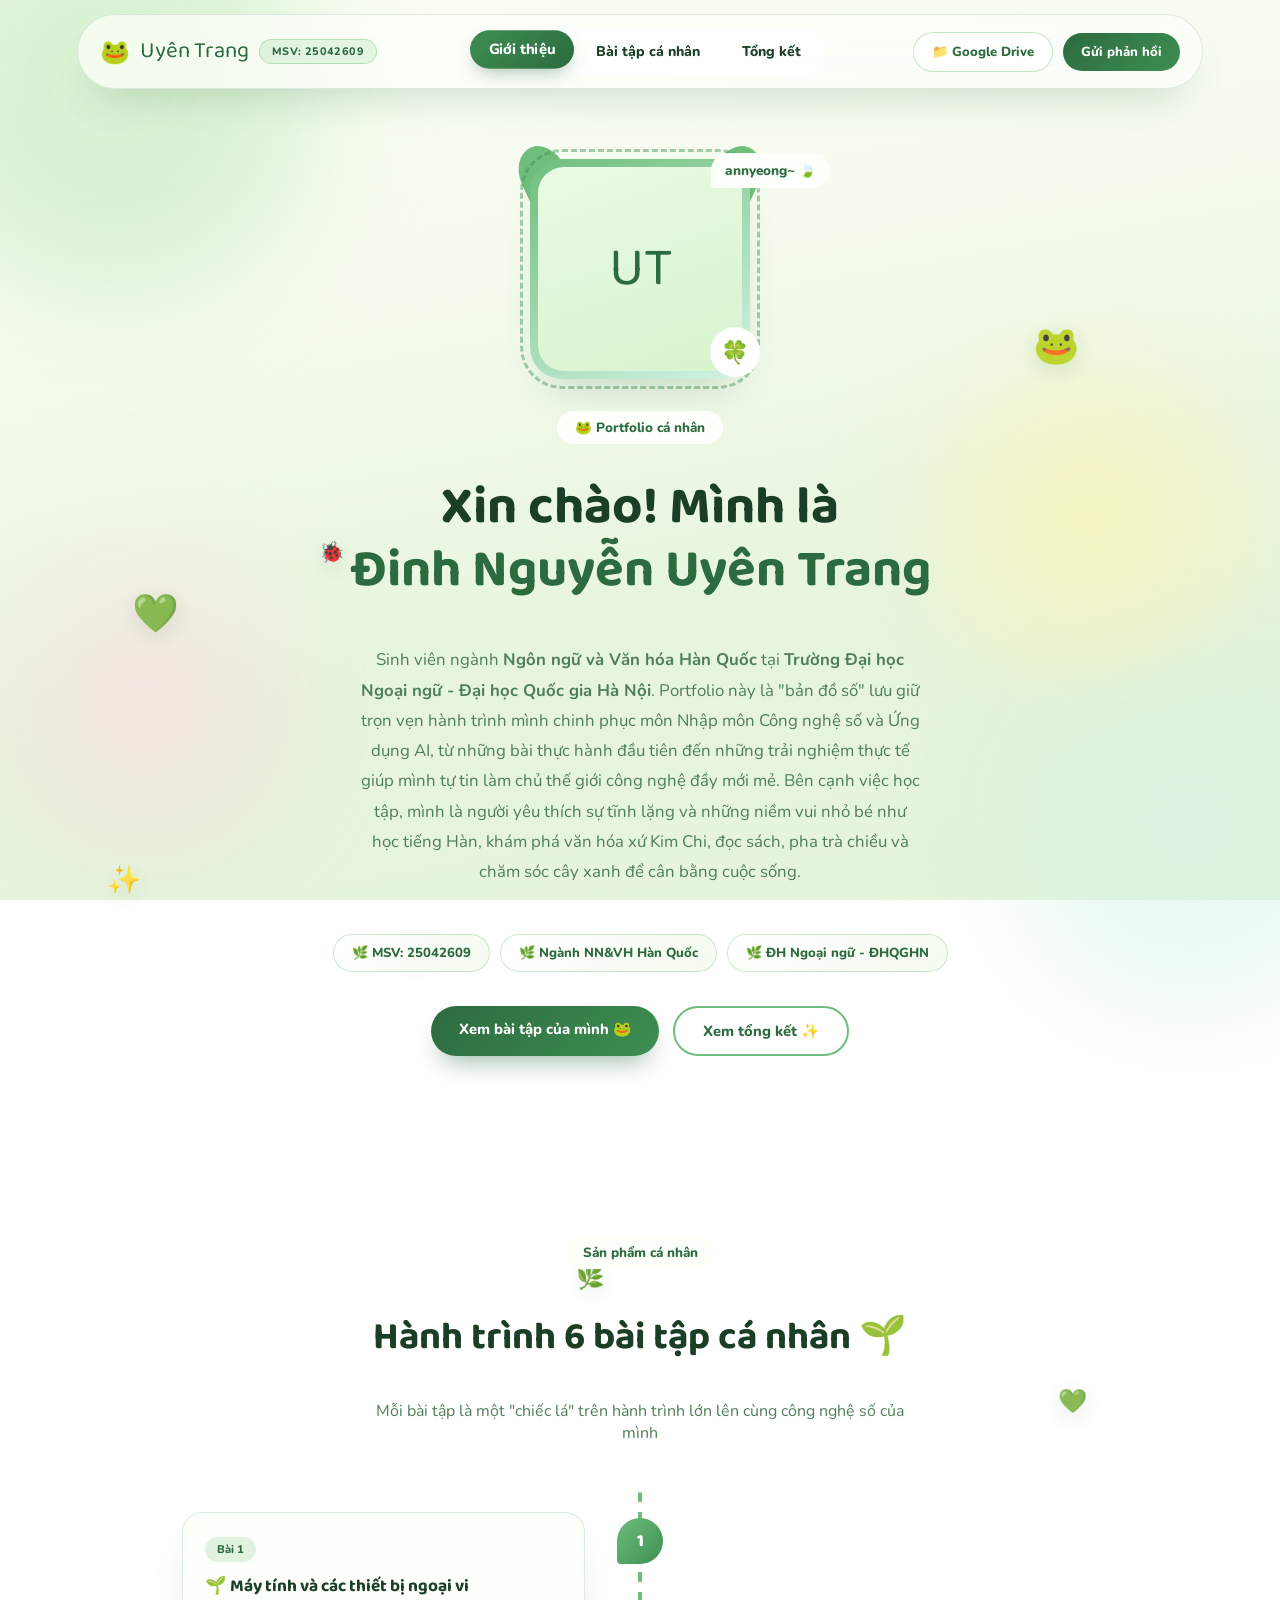
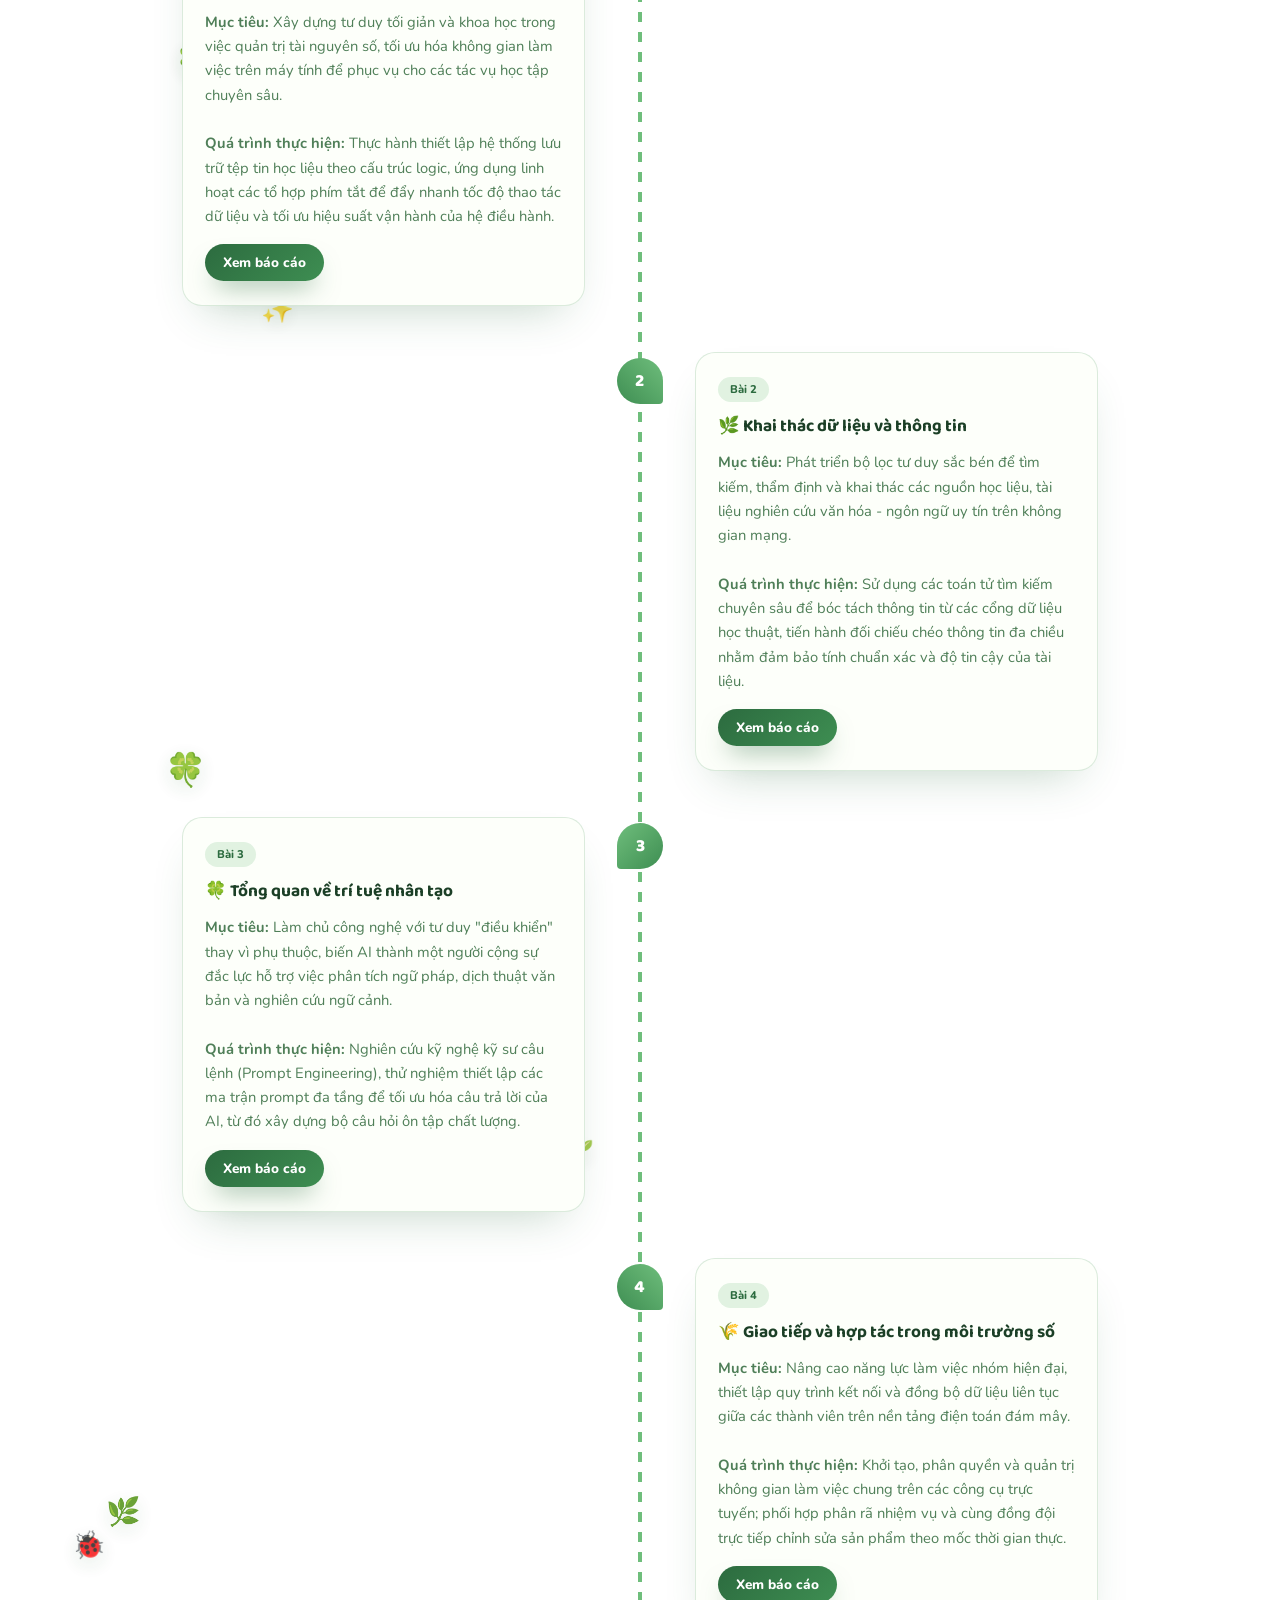
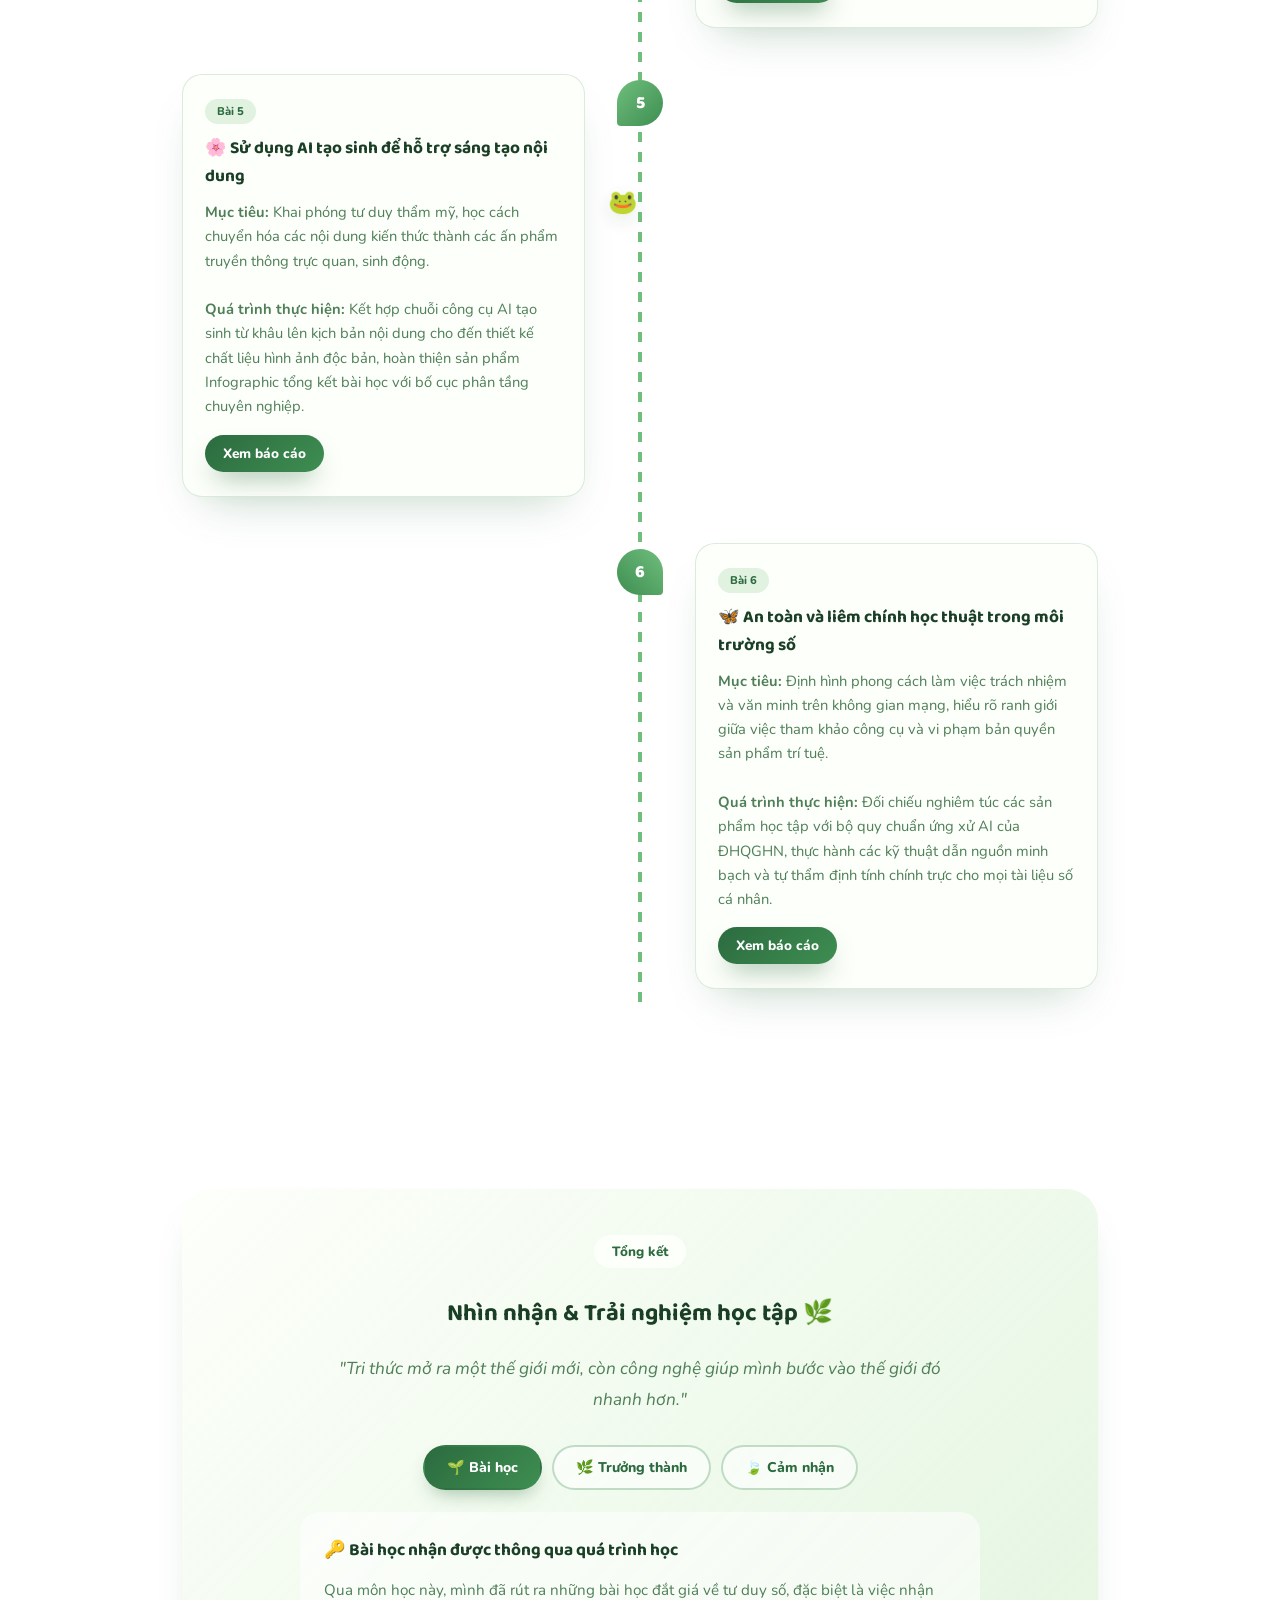
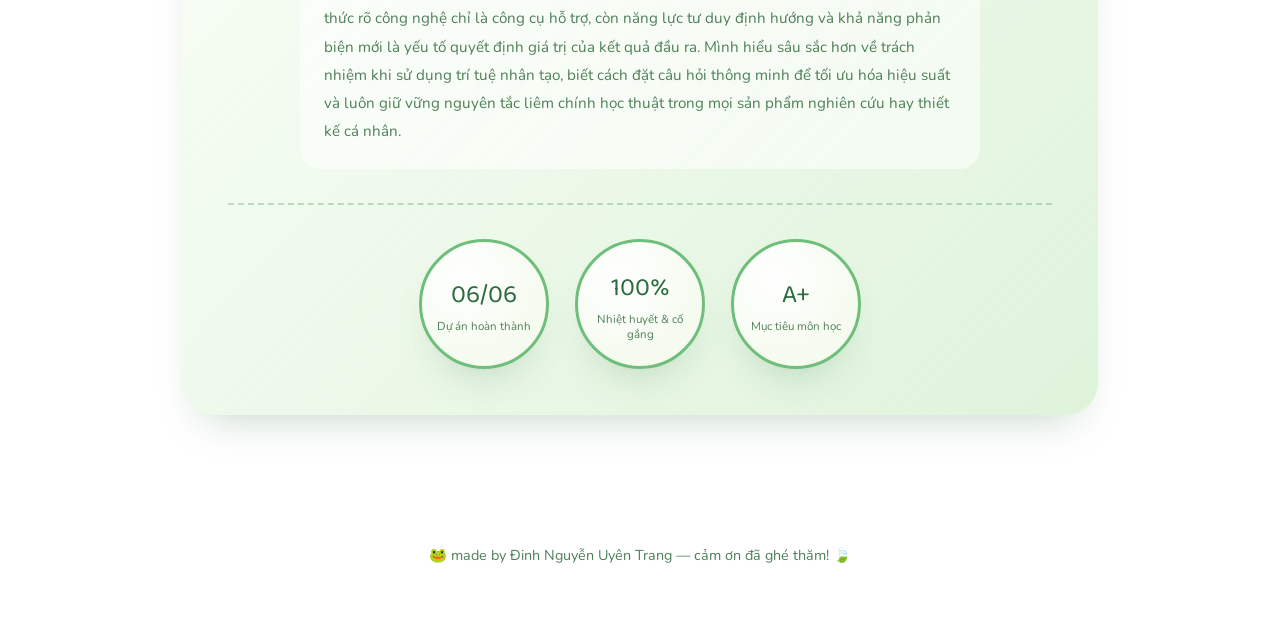
<file: uyentrang_giu_giao_dien_chep_chu.html>
<!DOCTYPE html>
<html lang="vi">
<head>
<meta charset="UTF-8">
<meta name="viewport" content="width=device-width, initial-scale=1.0">
<title>Đinh Nguyễn Uyên Trang — Portfolio 🐸</title>
<link rel="preconnect" href="https://fonts.googleapis.com">
<link rel="preconnect" href="https://fonts.gstatic.com" crossorigin>
<link href="https://fonts.googleapis.com/css2?family=Baloo+2:wght@500;600;700;800&family=Nunito:wght@400;500;600;700;800;900&display=swap" rel="stylesheet">
<style>
  :root{
    --cream: #F5FBEF;
    --cream-deep: #E7F5DD;
    --leaf-light: #BFE8B8;
    --leaf: #6FBE7C;
    --fern: #3E8E52;
    --forest: #2C6B3F;
    --forest-ink: #1B3F26;
    --forest-soft: #4F7F58;
    --peach: #FFE3B8;
    --lemon: #FFF3AF;
    --sky-mint: #D3F3E6;
    --blossom: #FFD9E4;
    --white-soft: #FDFFFA;
    --shadow-soft: 0 22px 44px -22px rgba(44, 107, 63, 0.30);
    --radius-lg: 32px;
    --radius-sm: 20px;
  }
  *{ box-sizing: border-box; }
  html{ scroll-behavior: smooth; }
  @media (prefers-reduced-motion: reduce){
    html{ scroll-behavior: auto; }
    *{ animation-duration: 0.01ms !important; animation-iteration-count: 1 !important; transition-duration: 0.01ms !important; }
  }
  body{
    margin: 0;
    font-family: 'Nunito', sans-serif;
    color: var(--forest-ink);
    background: linear-gradient(170deg, #FBFFF6 0%, var(--cream) 30%, var(--cream-deep) 65%, #E4F4D9 100%);
    background-attachment: fixed;
    overflow-x: hidden;
    position: relative;
  }
  h1, h2, h3, .display{ font-family: 'Baloo 2', cursive; font-weight: 700; }
  a{ color: inherit; text-decoration: none; }

  .blob-wrap{ position: fixed; inset: 0; z-index: 0; pointer-events: none; will-change: transform; }
  .blob{ position: fixed; border-radius: 50%; filter: blur(60px); opacity: 0.55; z-index: 0; pointer-events: none; }
  .blob-1{ width: 400px; height: 400px; background: var(--leaf-light); top: -110px; left: -90px; animation: float1 17s ease-in-out infinite; }
  .blob-2{ width: 340px; height: 340px; background: var(--sky-mint); bottom: -100px; right: -80px; animation: float2 21s ease-in-out infinite; }
  .blob-3{ width: 280px; height: 280px; background: var(--lemon); top: 42%; right: 4%; animation: float3 19s ease-in-out infinite; }
  .blob-4{ width: 240px; height: 240px; background: var(--blossom); top: 65%; left: 2%; animation: float2 23s ease-in-out infinite; }
  @keyframes float1{ 0%,100%{ transform: translate(0,0) scale(1); } 50%{ transform: translate(-45px,55px) scale(1.12); } }
  @keyframes float2{ 0%,100%{ transform: translate(0,0) scale(1); } 50%{ transform: translate(45px,-35px) scale(1.15); } }
  @keyframes float3{ 0%,100%{ transform: translate(0,0) scale(1); } 50%{ transform: translate(-28px,-30px) scale(0.9); } }

  #sticker-layer{ position: fixed; inset: 0; pointer-events: none; z-index: 1; }
  .float-sticker{ position: absolute; font-size: 1.7rem; animation: bob 5.5s ease-in-out infinite; opacity: 0.9; will-change: transform; filter: drop-shadow(0 6px 10px rgba(44,107,63,0.15)); }
  @keyframes bob{ 0%,100%{ transform: translateY(0) rotate(-6deg); } 50%{ transform: translateY(-20px) rotate(8deg); } }

  #bubble-layer{ position: fixed; inset: 0; pointer-events: none; z-index: 1; overflow: hidden; }
  .rise-bubble{ position: absolute; bottom: -60px; border-radius: 50%; opacity: 0.5; animation: rise linear infinite; }
  @keyframes rise{
    0%{ transform: translateY(0) translateX(0) scale(1); opacity: 0; }
    10%{ opacity: 0.55; }
    90%{ opacity: 0.4; }
    100%{ transform: translateY(-115vh) translateX(30px) scale(1.15); opacity: 0; }
  }

  .cursor-glow{
    position: fixed; width: 20px; height: 20px; border-radius: 50%;
    background: radial-gradient(circle, rgba(255,255,255,0.95), var(--leaf-light) 55%, transparent 75%);
    pointer-events: none; z-index: 999; transform: translate(-50%,-50%);
    mix-blend-mode: multiply; opacity: 0; transition: opacity 0.3s ease;
  }

  nav{
    position: sticky; top: 14px; z-index: 50;
    display: flex; align-items: center; justify-content: space-between;
    padding: 12px 22px; margin: 14px 6vw 0;
    background: rgba(253, 255, 250, 0.75);
    backdrop-filter: blur(16px);
    border: 1px solid rgba(44,107,63,0.14);
    border-radius: 999px;
    box-shadow: var(--shadow-soft);
  }
  .logo-group{ display: flex; align-items: center; gap: 10px; }
  .logo-frog{ font-size: 1.5rem; animation: wiggle 3.5s ease-in-out infinite; }
  .logo{ font-family: 'Baloo 2', cursive; font-size: 1.4rem; color: var(--forest); line-height: 1; }
  .mssv-chip{
    font-size: 0.68rem; font-weight: 800; letter-spacing: 0.4px; color: var(--forest);
    background: rgba(111,190,124,0.16); border: 1px solid rgba(111,190,124,0.4);
    padding: 4px 12px; border-radius: 999px; white-space: nowrap;
  }
  .nav-links{ display: flex; gap: 6px; list-style: none; margin: 0; padding: 6px; background: rgba(255,255,255,0.55); border-radius: 999px; }
  .nav-links li a{
    display: inline-block; padding: 9px 18px; border-radius: 999px;
    font-weight: 800; font-size: 0.88rem; color: var(--forest-ink);
    transition: all 0.4s cubic-bezier(.3,1.4,.5,1);
  }
  .nav-links li a:hover, .nav-links li a.active{
    background: linear-gradient(135deg, var(--fern), var(--forest));
    color: #fff; box-shadow: 0 8px 18px -6px rgba(44,107,63,0.45); transform: translateY(-2px) scale(1.04);
  }
  .nav-actions{ display: flex; align-items: center; gap: 10px; }
  .nav-btn{
    display: inline-flex; align-items: center; gap: 6px;
    padding: 10px 18px; border-radius: 999px; font-weight: 800; font-size: 0.82rem;
    white-space: nowrap; cursor: pointer; border: none; font-family: 'Nunito', sans-serif;
    transition: transform 0.35s cubic-bezier(.3,1.4,.5,1);
  }
  .nav-btn-outline{ background: rgba(255,255,255,0.65); color: var(--forest); border: 1.5px solid rgba(111,190,124,0.4); }
  .nav-btn-outline:hover{ transform: translateY(-3px) rotate(-2deg); background: #fff; }
  .nav-btn-solid{ background: linear-gradient(135deg, var(--forest), var(--fern)); color: #fff; }
  .nav-btn-solid:hover{ transform: translateY(-3px) rotate(2deg); box-shadow: 0 12px 22px -8px rgba(44,107,63,0.45); }

  section{ position: relative; z-index: 2; padding: 90px 8vw; max-width: 1120px; margin: 0 auto; }

  .hero{ display: flex; flex-direction: column; align-items: center; text-align: center; padding-top: 70px; gap: 26px; }
  .avatar-wrap{ position: relative; margin-bottom: 6px; }
  .avatar-frame{
    width: 220px; height: 220px; border-radius: var(--radius-lg);
    background: linear-gradient(150deg, var(--leaf), var(--sky-mint));
    padding: 8px; box-shadow: var(--shadow-soft); position: relative;
    animation: frame-float 6s ease-in-out infinite;
  }
  @keyframes frame-float{ 0%,100%{ transform: translateY(0) rotate(-2deg); } 50%{ transform: translateY(-14px) rotate(2deg); } }
  .avatar-frame::before{
    content: ""; position: absolute; inset: -10px; border-radius: calc(var(--radius-lg) + 10px);
    border: 3px dashed rgba(62,142,82,0.45); animation: spin 28s linear infinite;
  }
  @keyframes spin{ to{ transform: rotate(360deg); } }
  .avatar-inner{
    width: 100%; height: 100%; border-radius: calc(var(--radius-lg) - 6px);
    background: linear-gradient(160deg, #EAFBE3, #D8F3CE);
    display: flex; align-items: center; justify-content: center;
    font-family: 'Baloo 2', cursive; color: var(--forest);
    font-size: 3.4rem; position: relative; overflow: hidden;
  }
  .leaf-ear{ position: absolute; top: -14px; width: 46px; height: 60px; background: var(--leaf); border-radius: 50% 50% 50% 4px; box-shadow: var(--shadow-soft); z-index: -1; }
  .leaf-ear.left{ left: -10px; transform: rotate(-25deg); }
  .leaf-ear.right{ right: -10px; transform: rotate(25deg) scaleX(-1); }
  .avatar-frame .sticker{
    position: absolute; bottom: 2px; right: -10px; background: #fff; border-radius: 50%;
    width: 50px; height: 50px; display: flex; align-items: center; justify-content: center;
    font-size: 1.4rem; box-shadow: var(--shadow-soft); animation: wiggle 3.5s ease-in-out infinite;
  }
  @keyframes wiggle{ 0%,100%{ transform: rotate(-10deg); } 50%{ transform: rotate(12deg); } }

  .speech-bubble{
    position: absolute; top: -6px; right: -80px; background: var(--white-soft);
    padding: 8px 14px; border-radius: 18px 18px 18px 4px; font-size: 0.85rem; font-weight: 800;
    color: var(--forest); box-shadow: var(--shadow-soft); animation: pop-bubble 3.6s ease-in-out infinite;
    white-space: nowrap;
  }
  @keyframes pop-bubble{ 0%,100%{ transform: translateY(0) scale(1); } 50%{ transform: translateY(-8px) scale(1.05); } }

  .eyebrow{
    display: inline-block; background: var(--white-soft); padding: 7px 18px; border-radius: 999px;
    font-weight: 800; font-size: 0.84rem; color: var(--forest); box-shadow: var(--shadow-soft); margin-bottom: 6px;
  }
  .hero h1{ font-size: clamp(2.3rem, 5vw, 3.3rem); line-height: 1.2; margin: 0; color: var(--forest-ink); }
  .hero h1 span{ color: var(--forest); position: relative; }
  .hero p{ font-size: 1.05rem; line-height: 1.8; max-width: 560px; color: var(--forest-soft); }
  .tag-chips{ display: flex; flex-wrap: wrap; gap: 10px; justify-content: center; margin-top: 4px; }
  .tag-chip{
    padding: 9px 18px; border-radius: 999px; font-weight: 800; font-size: 0.82rem;
    background: linear-gradient(135deg, #fff, var(--cream)); border: 1px solid rgba(111,190,124,0.35);
    color: var(--forest); box-shadow: var(--shadow-soft);
    transition: transform 0.3s cubic-bezier(.3,1.4,.5,1);
  }
  .tag-chip:hover{ transform: translateY(-4px) scale(1.05) rotate(-2deg); }
  .hero-cta{ margin-top: 8px; display: flex; gap: 14px; flex-wrap: wrap; justify-content: center; }
  .btn{
    padding: 13px 28px; border-radius: 999px; font-weight: 800; font-family: 'Nunito', sans-serif;
    cursor: pointer; border: none; font-size: 0.92rem; transition: transform 0.35s cubic-bezier(.3,1.4,.5,1), box-shadow 0.35s ease;
    display: inline-block;
  }
  .btn-primary{ background: linear-gradient(135deg, var(--forest), var(--fern)); color: #fff; box-shadow: 0 14px 26px -10px rgba(44,107,63,0.5); }
  .btn-primary:hover{ transform: translateY(-4px) scale(1.03) rotate(-1deg); }
  .btn-ghost{ background: rgba(255,255,255,0.65); color: var(--forest); border: 2px solid var(--leaf); }
  .btn-ghost:hover{ transform: translateY(-4px) rotate(1deg); background: #fff; }

  .section-head{ text-align: center; margin-bottom: 48px; }
  .section-head h2{ font-size: clamp(1.7rem, 4vw, 2.4rem); color: var(--forest-ink); }
  .section-head p{ max-width: 560px; margin: 10px auto 0; color: var(--forest-soft); font-size: 1.0rem; }

  .reveal{ opacity: 0; transform: translateY(40px) scale(0.97); transition: opacity 0.7s ease, transform 0.7s cubic-bezier(.2,.8,.3,1.15); }
  .reveal.in-view{ opacity: 1; transform: translateY(0) scale(1); }

  .grow-timeline{ position: relative; padding: 20px 0; }
  .stem-line{
    position: absolute; left: 50%; top: 0; bottom: 0; width: 4px; transform: translateX(-50%);
    background: repeating-linear-gradient(to bottom, var(--leaf) 0 10px, transparent 10px 20px);
    border-radius: 4px;
  }
  .grow-node{ position: relative; width: 100%; display: flex; margin-bottom: 46px; }
  .grow-node:last-child{ margin-bottom: 0; }
  .grow-node.left{ justify-content: flex-start; }
  .grow-node.right{ justify-content: flex-end; }
  .node-leaf{
    position: absolute; left: 50%; top: 6px; transform: translateX(-50%);
    width: 46px; height: 46px; border-radius: 50% 50% 50% 4px; z-index: 3;
    background: linear-gradient(135deg, var(--leaf), var(--fern));
    display: flex; align-items: center; justify-content: center;
    color: #fff; font-weight: 800; font-family: 'Baloo 2', cursive; font-size: 1.1rem;
    box-shadow: var(--shadow-soft); animation: leaf-sway 4s ease-in-out infinite;
  }
  .grow-node.right .node-leaf{ transform: translateX(-50%) scaleX(-1); }
  .grow-node.right .node-leaf span{ display:inline-block; transform: scaleX(-1); }
  @keyframes leaf-sway{ 0%,100%{ rotate: -6deg; } 50%{ rotate: 6deg; } }
  .node-card{
    width: 44%; background: var(--white-soft); border: 1px solid rgba(62,142,82,0.18);
    border-radius: var(--radius-sm); padding: 24px 22px; box-shadow: var(--shadow-soft);
    transition: transform 0.4s cubic-bezier(.2,.9,.3,1.3), box-shadow 0.4s ease;
  }
  .node-card:hover{ transform: translateY(-8px) scale(1.02); box-shadow: 0 30px 48px -18px rgba(44,107,63,0.4); }
  .node-card .tag{ font-size: 0.7rem; font-weight: 800; padding: 5px 12px; border-radius: 999px; background: rgba(111,190,124,0.2); color: var(--forest); display: inline-block; margin-bottom: 10px; }
  .node-card h3{ margin: 0 0 10px; color: var(--forest-ink); font-size: 1.08rem; }
  .node-card p{ font-size: 0.92rem; line-height: 1.65; color: var(--forest-soft); margin: 0 0 16px; }

  .summary-card{
    background: linear-gradient(135deg, rgba(253,255,250,0.92), rgba(191,232,184,0.5));
    border-radius: var(--radius-lg); padding: 46px; box-shadow: var(--shadow-soft); text-align: center; position: relative;
  }
  .summary-card h2{ text-align: center; }
  .summary-card p.quote{ max-width: 620px; margin: 14px auto 30px; line-height: 1.8; font-size: 1.08rem; font-style: italic; color: var(--forest-soft); font-family: 'Nunito', sans-serif; text-align: center; }
  .tab-switcher{ display: flex; justify-content: center; gap: 10px; flex-wrap: wrap; margin-bottom: 22px; }
  .tab-btn{
    padding: 11px 22px; border-radius: 999px; border: 2px solid rgba(62,142,82,0.3);
    background: rgba(255,255,255,0.6); color: var(--forest); font-weight: 800; font-size: 0.88rem;
    font-family: 'Nunito', sans-serif; cursor: pointer; transition: all 0.35s cubic-bezier(.3,1.4,.5,1);
  }
  .tab-btn:hover{ transform: translateY(-3px); background: #fff; }
  .tab-btn.active{ background: linear-gradient(135deg, var(--forest), var(--fern)); color: #fff; border-color: transparent; box-shadow: 0 10px 20px -8px rgba(44,107,63,0.45); }
  .tab-panels{ text-align: left; max-width: 680px; margin: 0 auto; min-height: 140px; }
  .tab-panel{ display: none; background: rgba(255,255,255,0.55); border-radius: var(--radius-sm); padding: 24px; }
  .tab-panel.active{ display: block; animation: panel-in 0.5s cubic-bezier(.2,.8,.3,1.15); }
  @keyframes panel-in{ from{ opacity: 0; transform: translateY(12px); } to{ opacity: 1; transform: translateY(0); } }
  .tab-panel h3{ margin: 0 0 12px; font-size: 1.08rem; color: var(--forest-ink); display: flex; align-items: center; gap: 8px; }
  .tab-panel p{ font-size: 0.95rem; line-height: 1.85; color: var(--forest-soft); margin: 0; }
  .summary-divider{ border: none; border-top: 2px dashed rgba(62,142,82,0.3); margin: 34px 0; }
  .badge-row{ display: flex; justify-content: center; gap: 26px; flex-wrap: wrap; }
  .badge-circle{
    width: 130px; height: 130px; border-radius: 50%; display: flex; flex-direction: column;
    align-items: center; justify-content: center; gap: 4px;
    background: radial-gradient(circle at 35% 30%, #fff, var(--cream) 70%);
    border: 3px solid var(--leaf); box-shadow: var(--shadow-soft);
    transition: transform 0.4s cubic-bezier(.2,.9,.3,1.3);
  }
  .badge-circle:hover{ transform: translateY(-6px) rotate(-3deg) scale(1.05); }
  .badge-circle .num{ font-family: 'Baloo 2', cursive; font-size: 1.6rem; color: var(--forest); }
  .badge-circle .label{ font-size: 0.72rem; color: var(--forest-soft); text-align: center; padding: 0 10px; line-height: 1.3; }

  footer{ position: relative; z-index: 2; text-align: center; padding: 40px 6vw 60px; color: var(--forest-soft); font-size: 0.9rem; }
  footer .frog{ display: inline-block; }

  @media (max-width: 760px){
    nav{ flex-direction: column; gap: 12px; padding: 14px 5vw; margin: 10px 4vw 0; }
    .nav-links{ flex-wrap: wrap; justify-content: center; }
    .stem-line{ left: 22px; }
    .node-leaf{ left: 22px; top: 6px; transform: translateX(-50%); }
    .grow-node.right .node-leaf{ transform: translateX(-50%) scaleX(-1); }
    .grow-node.left, .grow-node.right{ justify-content: flex-end; padding-left: 52px; }
    .node-card{ width: 100%; }
  }
</style>
</head>
<body>

<div class="blob-wrap" id="blobWrap1"><div class="blob blob-1"></div></div>
<div class="blob-wrap" id="blobWrap2"><div class="blob blob-2"></div></div>
<div class="blob-wrap" id="blobWrap3"><div class="blob blob-3"></div></div>
<div class="blob-wrap" id="blobWrap4"><div class="blob blob-4"></div></div>
<div id="sticker-layer"></div>
<div id="bubble-layer"></div>
<div class="cursor-glow" id="cursorGlow"></div>

<nav>
  <div class="logo-group">
    <span class="logo-frog">🐸</span>
    <div class="logo">Uyên Trang</div>
    <span class="mssv-chip">MSV: 25042609</span>
  </div>
  <ul class="nav-links">
    <li><a href="#gioi-thieu" class="nav-link">Giới thiệu</a></li>
    <li><a href="#bai-tap" class="nav-link">Bài tập cá nhân</a></li>
    <li><a href="#tong-ket" class="nav-link">Tổng kết</a></li>
  </ul>
  <div class="nav-actions">
    <a href="#" class="nav-btn nav-btn-outline">📁 Google Drive</a>
    <a href="#" class="nav-btn nav-btn-solid">Gửi phản hồi</a>
  </div>
</nav>

<section class="hero" id="gioi-thieu">
  <div class="avatar-wrap reveal">
    <div class="avatar-frame">
      <span class="leaf-ear left"></span>
      <span class="leaf-ear right"></span>
      <div class="avatar-inner">UT</div>
      <div class="sticker">🍀</div>
      <div class="speech-bubble">annyeong~ 🍃</div>
    </div>
  </div>
  <span class="eyebrow reveal">🐸 Portfolio cá nhân</span>
  <h1 class="reveal">Xin chào! Mình là<br><span>Đinh Nguyễn Uyên Trang</span></h1>
  <p class="reveal">Sinh viên ngành <b>Ngôn ngữ và Văn hóa Hàn Quốc</b> tại <b>Trường Đại học Ngoại ngữ - Đại học Quốc gia Hà Nội</b>. Portfolio này là "bản đồ số" lưu giữ trọn vẹn hành trình mình chinh phục môn Nhập môn Công nghệ số và Ứng dụng AI, từ những bài thực hành đầu tiên đến những trải nghiệm thực tế giúp mình tự tin làm chủ thế giới công nghệ đầy mới mẻ. Bên cạnh việc học tập, mình là người yêu thích sự tĩnh lặng và những niềm vui nhỏ bé như học tiếng Hàn, khám phá văn hóa xứ Kim Chi, đọc sách, pha trà chiều và chăm sóc cây xanh để cân bằng cuộc sống.</p>
  <div class="tag-chips reveal">
    <span class="tag-chip">🌿 MSV: 25042609</span>
    <span class="tag-chip">🌿 Ngành NN&amp;VH Hàn Quốc</span>
    <span class="tag-chip">🌿 ĐH Ngoại ngữ - ĐHQGHN</span>
  </div>
  <div class="hero-cta reveal">
    <a href="#bai-tap" class="btn btn-primary">Xem bài tập của mình 🐸</a>
    <a href="#tong-ket" class="btn btn-ghost">Xem tổng kết ✨</a>
  </div>
</section>

<section id="bai-tap">
  <div class="section-head reveal">
    <span class="eyebrow">Sản phẩm cá nhân</span>
    <h2>Hành trình 6 bài tập cá nhân 🌱</h2>
    <p>Mỗi bài tập là một "chiếc lá" trên hành trình lớn lên cùng công nghệ số của mình</p>
  </div>
  <div class="grow-timeline">
    <div class="stem-line"></div>

    <div class="grow-node left reveal">
      <div class="node-leaf"><span>1</span></div>
      <div class="node-card">
        <span class="tag">Bài 1</span>
        <h3>🌱 Máy tính và các thiết bị ngoại vi</h3>
        <p><b>Mục tiêu:</b> Xây dựng tư duy tối giản và khoa học trong việc quản trị tài nguyên số, tối ưu hóa không gian làm việc trên máy tính để phục vụ cho các tác vụ học tập chuyên sâu.<br><br><b>Quá trình thực hiện:</b> Thực hành thiết lập hệ thống lưu trữ tệp tin học liệu theo cấu trúc logic, ứng dụng linh hoạt các tổ hợp phím tắt để đẩy nhanh tốc độ thao tác dữ liệu và tối ưu hiệu suất vận hành của hệ điều hành.</p>
        <a href="#" target="_blank" rel="noopener" class="btn btn-primary" style="padding:9px 18px; font-size:0.85rem;">Xem báo cáo</a>
      </div>
    </div>

    <div class="grow-node right reveal">
      <div class="node-leaf"><span>2</span></div>
      <div class="node-card">
        <span class="tag">Bài 2</span>
        <h3>🌿 Khai thác dữ liệu và thông tin</h3>
        <p><b>Mục tiêu:</b> Phát triển bộ lọc tư duy sắc bén để tìm kiếm, thẩm định và khai thác các nguồn học liệu, tài liệu nghiên cứu văn hóa - ngôn ngữ uy tín trên không gian mạng.<br><br><b>Quá trình thực hiện:</b> Sử dụng các toán tử tìm kiếm chuyên sâu để bóc tách thông tin từ các cổng dữ liệu học thuật, tiến hành đối chiếu chéo thông tin đa chiều nhằm đảm bảo tính chuẩn xác và độ tin cậy của tài liệu.</p>
        <a href="#" target="_blank" rel="noopener" class="btn btn-primary" style="padding:9px 18px; font-size:0.85rem;">Xem báo cáo</a>
      </div>
    </div>

    <div class="grow-node left reveal">
      <div class="node-leaf"><span>3</span></div>
      <div class="node-card">
        <span class="tag">Bài 3</span>
        <h3>🍀 Tổng quan về trí tuệ nhân tạo</h3>
        <p><b>Mục tiêu:</b> Làm chủ công nghệ với tư duy "điều khiển" thay vì phụ thuộc, biến AI thành một người cộng sự đắc lực hỗ trợ việc phân tích ngữ pháp, dịch thuật văn bản và nghiên cứu ngữ cảnh.<br><br><b>Quá trình thực hiện:</b> Nghiên cứu kỹ nghệ kỹ sư câu lệnh (Prompt Engineering), thử nghiệm thiết lập các ma trận prompt đa tầng để tối ưu hóa câu trả lời của AI, từ đó xây dựng bộ câu hỏi ôn tập chất lượng.</p>
        <a href="#" target="_blank" rel="noopener" class="btn btn-primary" style="padding:9px 18px; font-size:0.85rem;">Xem báo cáo</a>
      </div>
    </div>

    <div class="grow-node right reveal">
      <div class="node-leaf"><span>4</span></div>
      <div class="node-card">
        <span class="tag">Bài 4</span>
        <h3>🌾 Giao tiếp và hợp tác trong môi trường số</h3>
        <p><b>Mục tiêu:</b> Nâng cao năng lực làm việc nhóm hiện đại, thiết lập quy trình kết nối và đồng bộ dữ liệu liên tục giữa các thành viên trên nền tảng điện toán đám mây.<br><br><b>Quá trình thực hiện:</b> Khởi tạo, phân quyền và quản trị không gian làm việc chung trên các công cụ trực tuyến; phối hợp phân rã nhiệm vụ và cùng đồng đội trực tiếp chỉnh sửa sản phẩm theo mốc thời gian thực.</p>
        <a href="#" target="_blank" rel="noopener" class="btn btn-primary" style="padding:9px 18px; font-size:0.85rem;">Xem báo cáo</a>
      </div>
    </div>

    <div class="grow-node left reveal">
      <div class="node-leaf"><span>5</span></div>
      <div class="node-card">
        <span class="tag">Bài 5</span>
        <h3>🌸 Sử dụng AI tạo sinh để hỗ trợ sáng tạo nội dung</h3>
        <p><b>Mục tiêu:</b> Khai phóng tư duy thẩm mỹ, học cách chuyển hóa các nội dung kiến thức thành các ấn phẩm truyền thông trực quan, sinh động.<br><br><b>Quá trình thực hiện:</b> Kết hợp chuỗi công cụ AI tạo sinh từ khâu lên kịch bản nội dung cho đến thiết kế chất liệu hình ảnh độc bản, hoàn thiện sản phẩm Infographic tổng kết bài học với bố cục phân tầng chuyên nghiệp.</p>
        <a href="#" target="_blank" rel="noopener" class="btn btn-primary" style="padding:9px 18px; font-size:0.85rem;">Xem báo cáo</a>
      </div>
    </div>

    <div class="grow-node right reveal">
      <div class="node-leaf"><span>6</span></div>
      <div class="node-card">
        <span class="tag">Bài 6</span>
        <h3>🦋 An toàn và liêm chính học thuật trong môi trường số</h3>
        <p><b>Mục tiêu:</b> Định hình phong cách làm việc trách nhiệm và văn minh trên không gian mạng, hiểu rõ ranh giới giữa việc tham khảo công cụ và vi phạm bản quyền sản phẩm trí tuệ.<br><br><b>Quá trình thực hiện:</b> Đối chiếu nghiêm túc các sản phẩm học tập với bộ quy chuẩn ứng xử AI của ĐHQGHN, thực hành các kỹ thuật dẫn nguồn minh bạch và tự thẩm định tính chính trực cho mọi tài liệu số cá nhân.</p>
        <a href="#" target="_blank" rel="noopener" class="btn btn-primary" style="padding:9px 18px; font-size:0.85rem;">Xem báo cáo</a>
      </div>
    </div>

  </div>
</section>

<section id="tong-ket">
  <div class="summary-card reveal">
    <span class="eyebrow">Tổng kết</span>
    <h2>Nhìn nhận &amp; Trải nghiệm học tập 🌿</h2>
    <p class="quote">"Tri thức mở ra một thế giới mới, còn công nghệ giúp mình bước vào thế giới đó nhanh hơn."</p>

    <div class="tab-switcher">
      <button class="tab-btn active" data-tab="baihoc">🌱 Bài học</button>
      <button class="tab-btn" data-tab="truongthanh">🌿 Trưởng thành</button>
      <button class="tab-btn" data-tab="camnhan">🍃 Cảm nhận</button>
    </div>

    <div class="tab-panels">
      <div class="tab-panel active" id="panel-baihoc">
        <h3>🔑 Bài học nhận được thông qua quá trình học</h3>
        <p>Qua môn học này, mình đã rút ra những bài học đắt giá về tư duy số, đặc biệt là việc nhận thức rõ công nghệ chỉ là công cụ hỗ trợ, còn năng lực tư duy định hướng và khả năng phản biện mới là yếu tố quyết định giá trị của kết quả đầu ra. Mình hiểu sâu sắc hơn về trách nhiệm khi sử dụng trí tuệ nhân tạo, biết cách đặt câu hỏi thông minh để tối ưu hóa hiệu suất và luôn giữ vững nguyên tắc liêm chính học thuật trong mọi sản phẩm nghiên cứu hay thiết kế cá nhân.</p>
      </div>
      <div class="tab-panel" id="panel-truongthanh">
        <h3>🌱 Sự trưởng thành</h3>
        <p>Hành trình này đã đánh dấu bước chuyển mình rõ rệt trong kỹ năng và thái độ làm việc của mình, từ những bỡ ngỡ ban đầu khi làm quen với các thao tác kỹ thuật cơ bản cho đến việc tự tin vận hành các hệ thống quản trị dữ liệu phức tạp. Mình đã rèn luyện được phong cách làm việc nhóm chuyên nghiệp, biết cách kết hợp nhịp nhàng giữa kỹ năng ngoại ngữ chuyên ngành với sự trợ giúp từ AI, qua đó không chỉ nâng cao hiệu suất học tập mà còn tự tin hơn rất nhiều khi ứng dụng các giải pháp số vào những tình huống thực tế.</p>
      </div>
      <div class="tab-panel" id="panel-camnhan">
        <h3>💚 Cảm nghĩ sau khi thực hiện Portfolio</h3>
        <p>Nhìn lại hành trình gói gọn trong chiếc portfolio này, mình cảm thấy vô cùng tự hào và hạnh phúc. Đối với mình, Portfolio này đóng vai trò như một kho lưu trữ số bài bản, nơi mình hệ thống hóa toàn bộ các bài tập thực hành và sản phẩm công nghệ đã thực hiện, giúp mình nhìn lại chặng đường tiến bộ qua từng giai đoạn, đồng thời gìn giữ được những trải nghiệm quý giá và những kỷ niệm đáng nhớ trong suốt khoảng thời gian học tập, cộng tác cùng thầy cô và bạn bè dưới mái trường ĐHQGHN.</p>
      </div>
    </div>

    <hr class="summary-divider">

    <div class="badge-row">
      <div class="badge-circle reveal"><span class="num">06/06</span><span class="label">Dự án hoàn thành</span></div>
      <div class="badge-circle reveal"><span class="num">100%</span><span class="label">Nhiệt huyết &amp; cố gắng</span></div>
      <div class="badge-circle reveal"><span class="num">A+</span><span class="label">Mục tiêu môn học</span></div>
    </div>
  </div>
</section>

<footer>
  <span class="frog">🐸</span> made by Đinh Nguyễn Uyên Trang — cảm ơn đã ghé thăm! <span class="frog">🍃</span>
</footer>

<script>
  const stickerEmojis = ['🐸','🍀','🌿','🌱','🦋','🐞','💚','✨'];
  const layer = document.getElementById('sticker-layer');
  const stickers = [];
  for(let i=0;i<16;i++){
    const el = document.createElement('div');
    el.className = 'float-sticker';
    el.textContent = stickerEmojis[i % stickerEmojis.length];
    const left = Math.random()*100;
    const top = Math.random()*400;
    el.style.left = left + 'vw';
    el.style.top = top + 'vh';
    el.style.animationDelay = (Math.random()*4) + 's';
    el.style.animationDuration = (4 + Math.random()*3) + 's';
    el.style.fontSize = (1.2 + Math.random()*1.3) + 'rem';
    layer.appendChild(el);
    stickers.push({ el, speed: 0.05 + Math.random()*0.15 });
  }
  window.addEventListener('scroll', () => {
    const y = window.scrollY;
    stickers.forEach(s => {
      s.el.style.transform = `translateY(${-y * s.speed}px)`;
    });
  }, { passive: true });

  const bubbleColors = ['rgba(191,232,184,0.55)','rgba(211,243,230,0.55)','rgba(255,243,175,0.55)','rgba(255,227,184,0.55)','rgba(255,217,228,0.55)'];
  const bubbleLayer = document.getElementById('bubble-layer');
  for(let i=0;i<18;i++){
    const b = document.createElement('div');
    b.className = 'rise-bubble';
    const size = 10 + Math.random()*26;
    b.style.width = size + 'px';
    b.style.height = size + 'px';
    b.style.left = (Math.random()*100) + 'vw';
    b.style.background = bubbleColors[i % bubbleColors.length];
    b.style.animationDuration = (10 + Math.random()*12) + 's';
    b.style.animationDelay = (Math.random()*14) + 's';
    bubbleLayer.appendChild(b);
  }

  const blobIds = ['blobWrap1','blobWrap2','blobWrap3','blobWrap4'];
  const blobState = blobIds.map((id, i) => ({ el: document.getElementById(id), scrollFactor: 0.05 + i * 0.025, mouseDepth: (i + 1) * 10, lastMouse: { x: 0, y: 0 } }));
  function updateBlobs(){
    blobState.forEach(s => {
      const sy = -window.scrollY * s.scrollFactor;
      const mx = s.lastMouse.x * s.mouseDepth;
      const my = s.lastMouse.y * s.mouseDepth;
      s.el.style.transform = `translate(${mx}px, ${sy + my}px)`;
    });
  }
  updateBlobs();
  window.addEventListener('scroll', updateBlobs, { passive: true });
  window.addEventListener('mousemove', (e) => {
    const cx = e.clientX / window.innerWidth - 0.5;
    const cy = e.clientY / window.innerHeight - 0.5;
    blobState.forEach(s => { s.lastMouse = { x: cx, y: cy }; });
    updateBlobs();
  });

  function addTilt(el, strength = 8){
    el.addEventListener('mousemove', (e) => {
      const rect = el.getBoundingClientRect();
      const px = (e.clientX - rect.left) / rect.width - 0.5;
      const py = (e.clientY - rect.top) / rect.height - 0.5;
      el.style.transform = `perspective(700px) rotateY(${px * strength}deg) rotateX(${-py * strength}deg) translateY(-4px)`;
    });
    el.addEventListener('mouseleave', () => {
      el.style.transform = '';
    });
  }
  document.querySelectorAll('.node-card, .tag-chip, .badge-circle').forEach(el => addTilt(el, 6));

  const glow = document.getElementById('cursorGlow');
  window.addEventListener('mousemove', (e) => {
    glow.style.left = e.clientX + 'px';
    glow.style.top = e.clientY + 'px';
    glow.style.opacity = 1;
  });
  window.addEventListener('mouseleave', () => { glow.style.opacity = 0; });

  document.addEventListener('click', (e) => {
    const burstEmojis = ['🐸','🍀','✨','🌿'];
    for(let i=0;i<5;i++){
      const b = document.createElement('div');
      b.className = 'float-sticker';
      b.textContent = burstEmojis[Math.floor(Math.random()*burstEmojis.length)];
      b.style.left = (e.clientX + Math.random()*40-20) + 'px';
      b.style.top = (e.clientY + Math.random()*40-20) + 'px';
      b.style.position = 'fixed';
      b.style.fontSize = '1rem';
      b.style.animationDuration = '1s';
      layer.appendChild(b);
      setTimeout(()=>b.remove(), 1200);
    }
  });

  document.querySelectorAll('.tab-btn').forEach(btn => {
    btn.addEventListener('click', () => {
      document.querySelectorAll('.tab-btn').forEach(b => b.classList.remove('active'));
      document.querySelectorAll('.tab-panel').forEach(p => p.classList.remove('active'));
      btn.classList.add('active');
      document.getElementById('panel-' + btn.dataset.tab).classList.add('active');
    });
  });

  const reveals = document.querySelectorAll('.reveal');
  reveals.forEach((el, i) => {
    el.style.transitionDelay = (i % 6) * 0.08 + 's';
  });
  const io = new IntersectionObserver((entries)=>{
    entries.forEach(entry=>{
      if(entry.isIntersecting){
        entry.target.classList.add('in-view');
        io.unobserve(entry.target);
      }
    });
  }, { threshold: 0.15 });
  reveals.forEach(el=>io.observe(el));

  const navLinks = document.querySelectorAll('.nav-link');
  document.querySelectorAll('a[href^="#"]').forEach(link=>{
    link.addEventListener('click', (e)=>{
      const target = document.querySelector(link.getAttribute('href'));
      if(target){ e.preventDefault(); target.scrollIntoView({ behavior: 'smooth', block: 'start' }); }
    });
  });

  const sections = document.querySelectorAll('section[id]');
  const navIo = new IntersectionObserver((entries)=>{
    entries.forEach(entry=>{
      if(entry.isIntersecting){
        const id = entry.target.getAttribute('id');
        navLinks.forEach(l=>{ l.classList.toggle('active', l.getAttribute('href') === '#' + id); });
      }
    });
  }, { threshold: 0.4 });
  sections.forEach(s=>navIo.observe(s));
</script>
</body>
</html>
</file>
